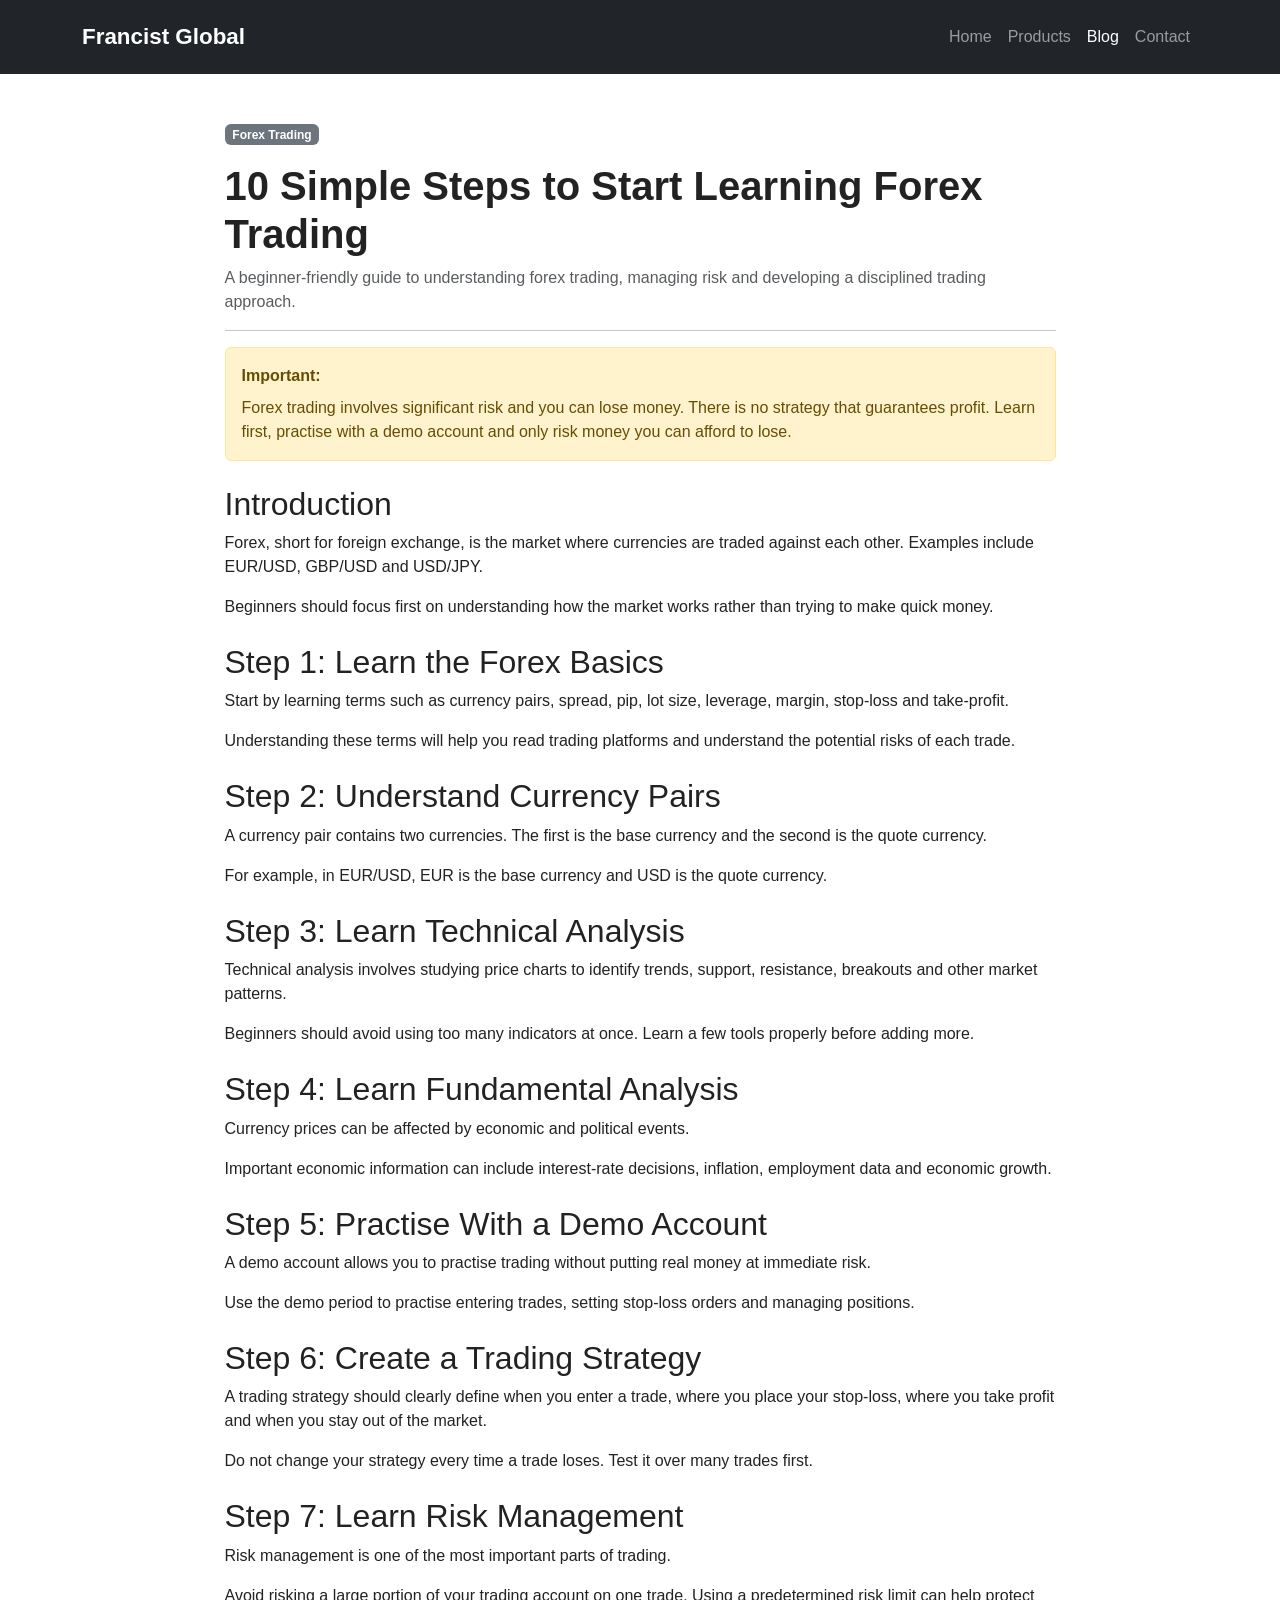
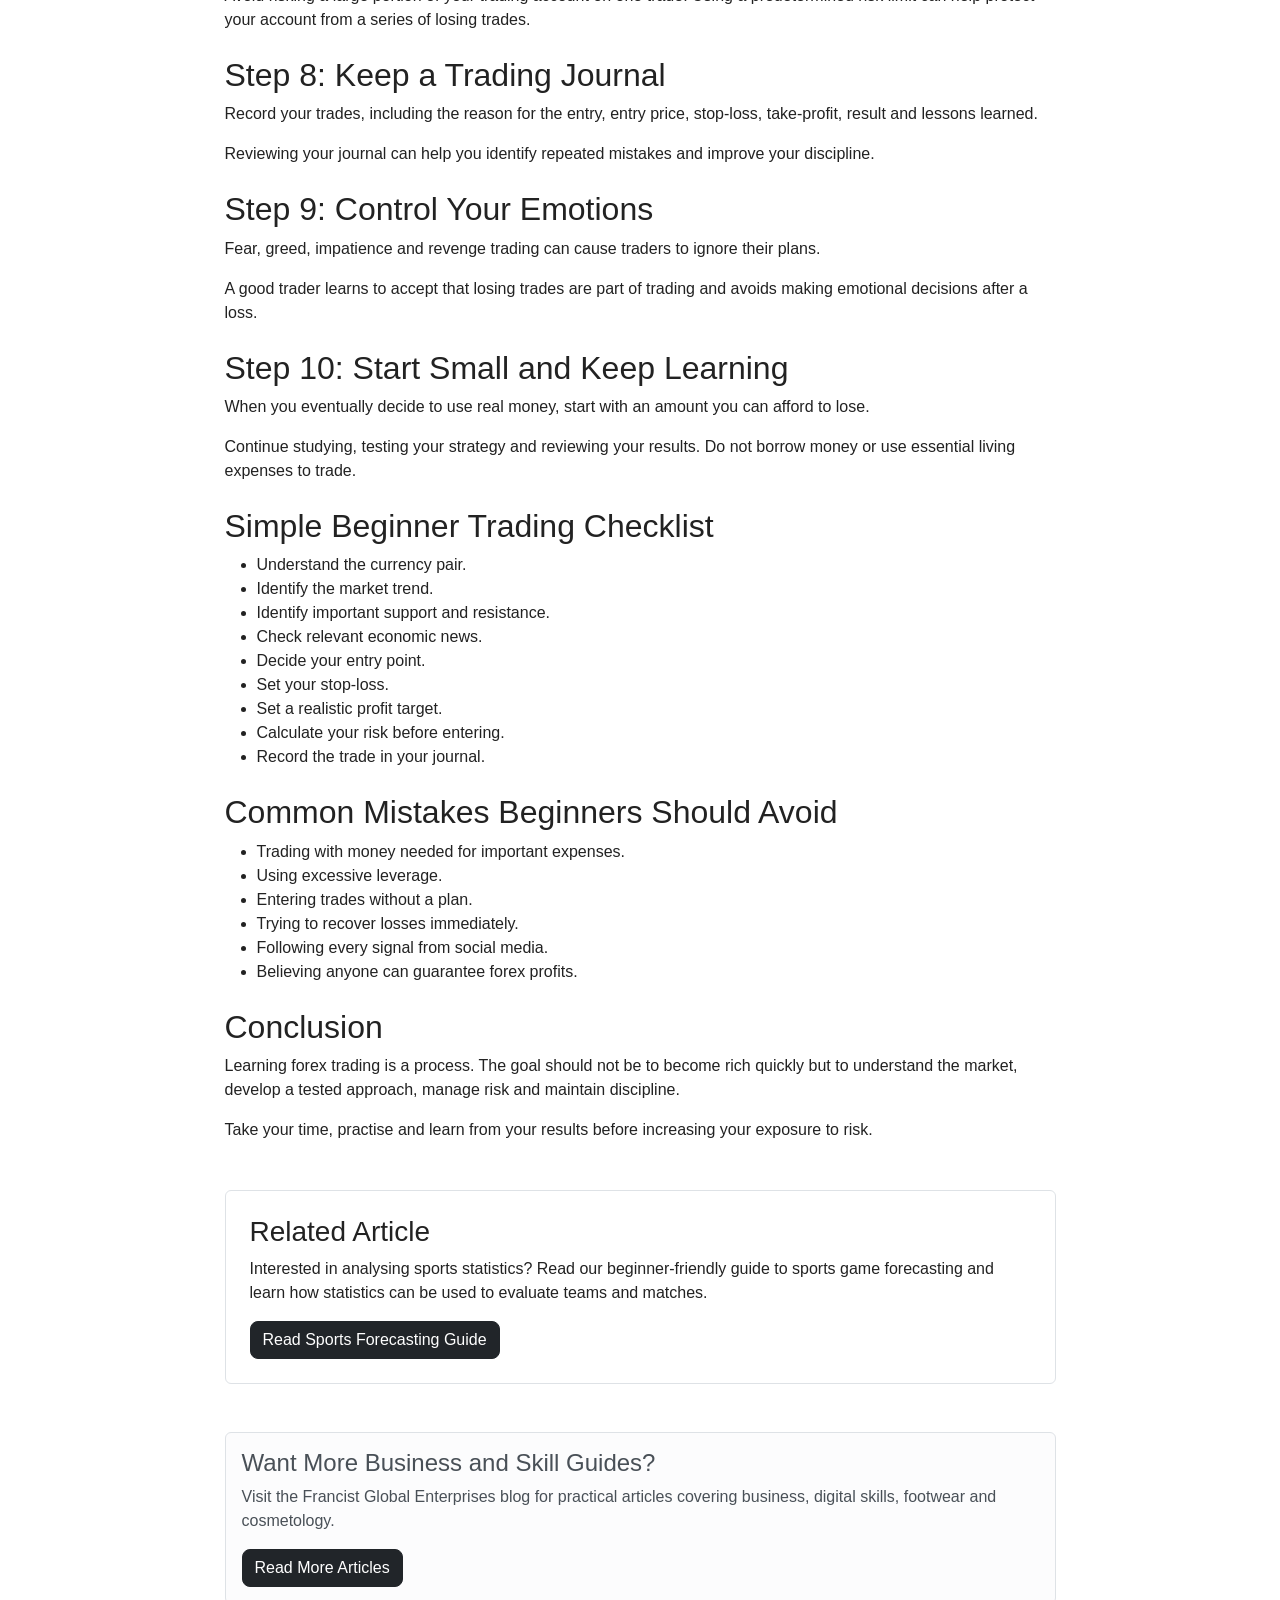
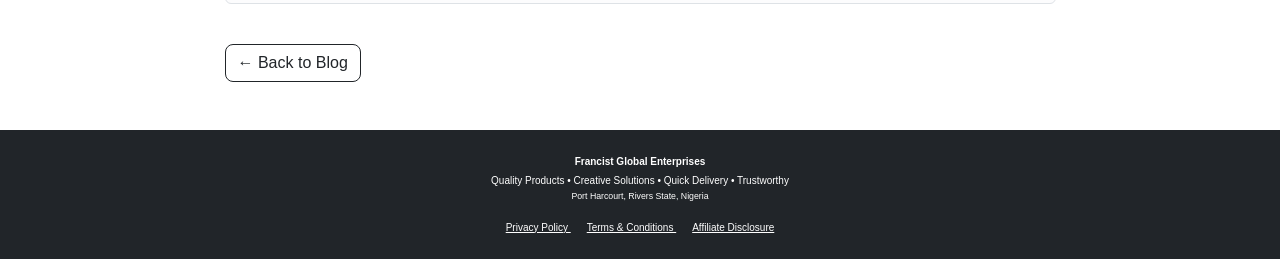
<file: forex-trading-guide.html>
<!DOCTYPE html>
<html lang="en">

<head>

    <meta charset="UTF-8">

    <meta name="viewport"
          content="width=device-width, initial-scale=1.0">

    <title>10 Simple Steps to Start Learning Forex Trading | Francist Global Enterprises</title>
  
<meta name="description"
      content="Learn forex trading step by step with this beginner-friendly guide covering currency pairs, technical analysis, risk management, trading journals, discipline and demo trading.">

<meta name="keywords"
      content="learn forex trading, forex trading for beginners, forex risk management, currency pairs, technical analysis, forex demo account">

<meta name="author"
      content="Francist Global Enterprises">

<meta name="robots"
      content="index, follow">
    <link
        href="https://cdn.jsdelivr.net/npm/bootstrap@5.3.3/dist/css/bootstrap.min.css"
        rel="stylesheet">

    <link
        rel="stylesheet"
        href="https://cdn.jsdelivr.net/npm/bootstrap-icons@1.11.3/font/bootstrap-icons.min.css">

    <link rel="stylesheet" href="style.css">

</head>


<body>


<!-- NAVBAR -->

<nav class="navbar navbar-expand-lg navbar-dark bg-dark">

    <div class="container">

        <a class="navbar-brand fw-bold"
           href="index.html">

            Francist Global

        </a>


        <button
            class="navbar-toggler"
            type="button"
            data-bs-toggle="collapse"
            data-bs-target="#navbarNav">

            <span class="navbar-toggler-icon"></span>

        </button>


        <div class="collapse navbar-collapse"
             id="navbarNav">

            <ul class="navbar-nav ms-auto">

                <li class="nav-item">
                    <a class="nav-link"
                       href="index.html">
                        Home
                    </a>
                </li>

                <li class="nav-item">
                    <a class="nav-link"
                       href="products.html">
                        Products
                    </a>
                </li>

                <li class="nav-item">
                    <a class="nav-link active"
                       href="blog.html">
                        Blog
                    </a>
                </li>

                <li class="nav-item">
                    <a class="nav-link"
                       href="index.html#contact">
                        Contact
                    </a>
                </li>

            </ul>

        </div>

    </div>

</nav>


<!-- ARTICLE -->

<section class="py-5">

    <div class="container">

        <div class="row justify-content-center">

            <div class="col-lg-9">

                <span class="badge bg-secondary">
                    Forex Trading
                </span>

                <h1 class="fw-bold mt-3">
                    10 Simple Steps to Start Learning Forex Trading
                </h1>

                <p class="text-muted">
                    A beginner-friendly guide to understanding
                    forex trading, managing risk and developing
                    a disciplined trading approach.
                </p>

                <hr>


                <!-- WARNING -->

                <div class="alert alert-warning">

                    <strong>Important:</strong>

                    <p class="mb-0 mt-2">
                        Forex trading involves significant risk and
                        you can lose money. There is no strategy that
                        guarantees profit. Learn first, practise with
                        a demo account and only risk money you can
                        afford to lose.
                    </p>

                </div>


                <h2 class="mt-4">
                    Introduction
                </h2>

                <p>
                    Forex, short for foreign exchange, is the market
                    where currencies are traded against each other.
                    Examples include EUR/USD, GBP/USD and USD/JPY.
                </p>

                <p>
                    Beginners should focus first on understanding
                    how the market works rather than trying to make
                    quick money.
                </p>


                <h2 class="mt-4">
                    Step 1: Learn the Forex Basics
                </h2>

                <p>
                    Start by learning terms such as currency pairs,
                    spread, pip, lot size, leverage, margin,
                    stop-loss and take-profit.
                </p>

                <p>
                    Understanding these terms will help you read
                    trading platforms and understand the potential
                    risks of each trade.
                </p>


                <h2 class="mt-4">
                    Step 2: Understand Currency Pairs
                </h2>

                <p>
                    A currency pair contains two currencies. The
                    first is the base currency and the second is
                    the quote currency.
                </p>

                <p>
                    For example, in EUR/USD, EUR is the base currency
                    and USD is the quote currency.
                </p>


                <h2 class="mt-4">
                    Step 3: Learn Technical Analysis
                </h2>

                <p>
                    Technical analysis involves studying price
                    charts to identify trends, support, resistance,
                    breakouts and other market patterns.
                </p>

                <p>
                    Beginners should avoid using too many indicators
                    at once. Learn a few tools properly before
                    adding more.
                </p>


                <h2 class="mt-4">
                    Step 4: Learn Fundamental Analysis
                </h2>

                <p>
                    Currency prices can be affected by economic and
                    political events.
                </p>

                <p>
                    Important economic information can include
                    interest-rate decisions, inflation, employment
                    data and economic growth.
                </p>


                <h2 class="mt-4">
                    Step 5: Practise With a Demo Account
                </h2>

                <p>
                    A demo account allows you to practise trading
                    without putting real money at immediate risk.
                </p>

                <p>
                    Use the demo period to practise entering trades,
                    setting stop-loss orders and managing positions.
                </p>


                <h2 class="mt-4">
                    Step 6: Create a Trading Strategy
                </h2>

                <p>
                    A trading strategy should clearly define when
                    you enter a trade, where you place your stop-loss,
                    where you take profit and when you stay out of
                    the market.
                </p>

                <p>
                    Do not change your strategy every time a trade
                    loses. Test it over many trades first.
                </p>


                <h2 class="mt-4">
                    Step 7: Learn Risk Management
                </h2>

                <p>
                    Risk management is one of the most important
                    parts of trading.
                </p>

                <p>
                    Avoid risking a large portion of your trading
                    account on one trade. Using a predetermined
                    risk limit can help protect your account from
                    a series of losing trades.
                </p>


                <h2 class="mt-4">
                    Step 8: Keep a Trading Journal
                </h2>

                <p>
                    Record your trades, including the reason for the
                    entry, entry price, stop-loss, take-profit,
                    result and lessons learned.
                </p>

                <p>
                    Reviewing your journal can help you identify
                    repeated mistakes and improve your discipline.
                </p>


                <h2 class="mt-4">
                    Step 9: Control Your Emotions
                </h2>

                <p>
                    Fear, greed, impatience and revenge trading can
                    cause traders to ignore their plans.
                </p>

                <p>
                    A good trader learns to accept that losing trades
                    are part of trading and avoids making emotional
                    decisions after a loss.
                </p>


                <h2 class="mt-4">
                    Step 10: Start Small and Keep Learning
                </h2>

                <p>
                    When you eventually decide to use real money,
                    start with an amount you can afford to lose.
                </p>

                <p>
                    Continue studying, testing your strategy and
                    reviewing your results. Do not borrow money or
                    use essential living expenses to trade.
                </p>


                <h2 class="mt-4">
                    Simple Beginner Trading Checklist
                </h2>

                <ul>

                    <li>
                        Understand the currency pair.
                    </li>

                    <li>
                        Identify the market trend.
                    </li>

                    <li>
                        Identify important support and resistance.
                    </li>

                    <li>
                        Check relevant economic news.
                    </li>

                    <li>
                        Decide your entry point.
                    </li>

                    <li>
                        Set your stop-loss.
                    </li>

                    <li>
                        Set a realistic profit target.
                    </li>

                    <li>
                        Calculate your risk before entering.
                    </li>

                    <li>
                        Record the trade in your journal.
                    </li>

                </ul>


                <h2 class="mt-4">
                    Common Mistakes Beginners Should Avoid
                </h2>

                <ul>

                    <li>
                        Trading with money needed for important expenses.
                    </li>

                    <li>
                        Using excessive leverage.
                    </li>

                    <li>
                        Entering trades without a plan.
                    </li>

                    <li>
                        Trying to recover losses immediately.
                    </li>

                    <li>
                        Following every signal from social media.
                    </li>

                    <li>
                        Believing anyone can guarantee forex profits.
                    </li>

                </ul>


                <h2 class="mt-4">
                    Conclusion
                </h2>

                <p>
                    Learning forex trading is a process. The goal
                    should not be to become rich quickly but to
                    understand the market, develop a tested approach,
                    manage risk and maintain discipline.
                </p>

                <p>
                    Take your time, practise and learn from your
                    results before increasing your exposure to risk.
                </p>
<div class="border rounded p-4 mt-5">

    <h3>
        Related Article
    </h3>

    <p class="mb-3">
        Interested in analysing sports statistics?
        Read our beginner-friendly guide to sports game
        forecasting and learn how statistics can be used
        to evaluate teams and matches.
    </p>

    <a href="sports-game-forecasting.html"
   class="btn btn-dark">

    Read Sports Forecasting Guide

    </a>

</div>

                <!-- CTA -->

                <div class="alert alert-light border mt-5">

                    <h4>
                        Want More Business and Skill Guides?
                    </h4>

                    <p>
                        Visit the Francist Global Enterprises blog
                        for practical articles covering business,
                        digital skills, footwear and cosmetology.
                    </p>

                    <a
                        href="blog.html"
                        class="btn btn-dark">

                        Read More Articles

                    </a>

                </div>


                <a href="blog.html"
                   class="btn btn-outline-dark mt-4">

                    ← Back to Blog

                </a>

            </div>

        </div>

    </div>

</section>


<!-- FOOTER -->

<footer class="bg-dark text-white text-center py-4">

    <p class="mb-1 fw-bold">
        Francist Global Enterprises
    </p>

    <p class="mb-0">
        Quality Products • Creative Solutions • Quick Delivery • Trustworthy
    </p>

    <small>
        Port Harcourt, Rivers State, Nigeria
    </small>
<div class="mt-3">

    <a href="privacy.html"
       class="text-white me-3">
        Privacy Policy
    </a>

    <a href="terms.html"
       class="text-white me-3">
        Terms & Conditions
    </a>

    <a href="affiliate-disclosure.html"
       class="text-white">
        Affiliate Disclosure
    </a>

</div>
</footer>


<script
    src="https://cdn.jsdelivr.net/npm/bootstrap@5.3.3/dist/js/bootstrap.bundle.min.js">
</script>

<script src="script.js"></script>

</body>

</html>
</file>
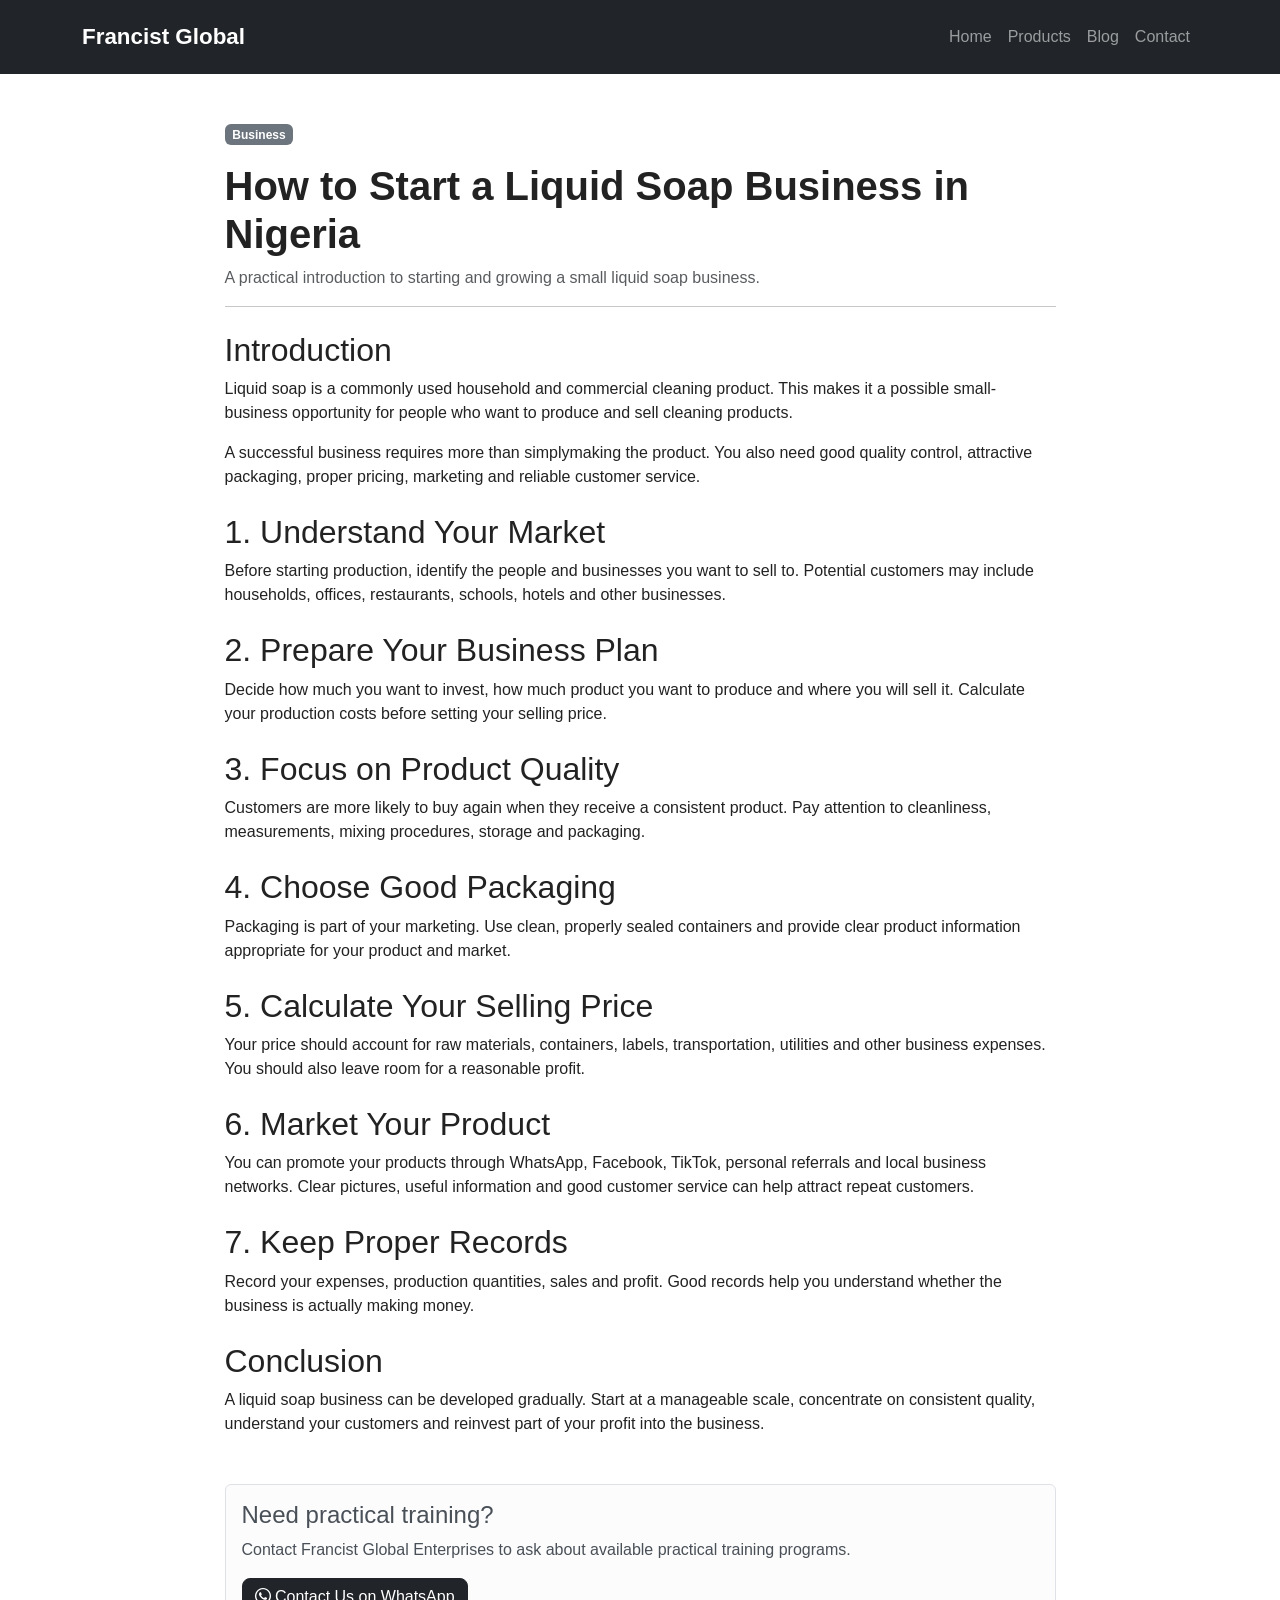
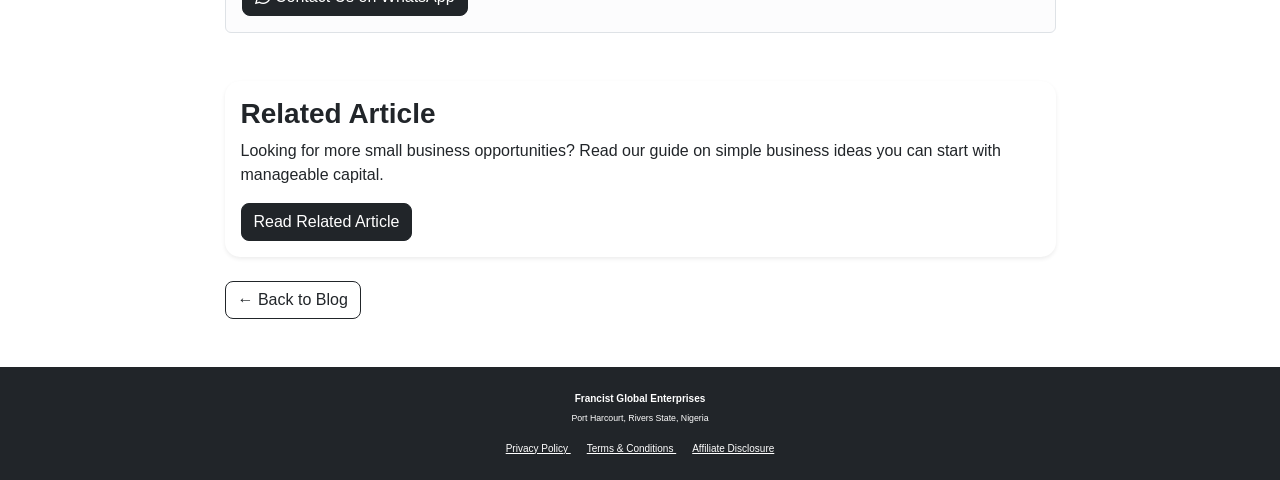
<file: liquid-soap-business.html>
<!DOCTYPE html>
<html lang="en">

<head>

    <meta charset="UTF-8">

    <meta name="viewport"
          content="width=device-width, initial-scale=1.0">

    <title>How to Start a Liquid Soap Business in Nigeria | Francist Global Enterprises</title>
<meta name="description"
      content="Learn how to start a liquid soap business in Nigeria, including market research, business planning, product quality, packaging, pricing, marketing and record keeping.">
    <link
        href="https://cdn.jsdelivr.net/npm/bootstrap@5.3.3/dist/css/bootstrap.min.css"
        rel="stylesheet">

    <link
        rel="stylesheet"
        href="https://cdn.jsdelivr.net/npm/bootstrap-icons@1.11.3/font/bootstrap-icons.min.css">

    <link rel="stylesheet" href="style.css">

</head>


<body>


<!-- NAVBAR -->

<nav class="navbar navbar-expand-lg navbar-dark bg-dark">

    <div class="container">

        <a class="navbar-brand fw-bold"
           href="index.html">

            Francist Global

        </a>

        <button
            class="navbar-toggler"
            type="button"
            data-bs-toggle="collapse"
            data-bs-target="#navbarNav">

            <span class="navbar-toggler-icon"></span>

        </button>


        <div class="collapse navbar-collapse"
             id="navbarNav">

            <ul class="navbar-nav ms-auto">

                <li class="nav-item">
                    <a class="nav-link"
                       href="index.html">
                        Home
                    </a>
                </li>

                <li class="nav-item">
                    <a class="nav-link"
                       href="products.html">
                        Products
                    </a>
                </li>

                <li class="nav-item">
                    <a class="nav-link"
                       href="blog.html">
                        Blog
                    </a>
                </li>

                <li class="nav-item">
                    <a class="nav-link"
                       href="index.html#contact">
                        Contact
                    </a>
                </li>

            </ul>

        </div>

    </div>

</nav>


<!-- ARTICLE -->

<section class="py-5">

    <div class="container">

        <div class="row justify-content-center">

            <div class="col-lg-9">

                <span class="badge bg-secondary">
                    Business
                </span>

                <h1 class="fw-bold mt-3">
                    How to Start a Liquid Soap Business in Nigeria
                </h1>

                <p class="text-muted">
                    A practical introduction to starting and growing a small liquid soap business.
                </p>

                <hr>


                <h2 class="mt-4">
                    Introduction
                </h2>

                <p>
                    Liquid soap is a commonly used household and commercial cleaning product. This makes it a possible small-business opportunity for people who want to produce and sell cleaning products.
                </p>

                <p>
                    A successful business requires more than simplymaking the product. You also need good quality control, attractive packaging, proper pricing, marketing and reliable customer service.
                </p>


                <h2 class="mt-4">
                    1. Understand Your Market
                </h2>

                <p>
                    Before starting production, identify the people and businesses you want to sell to. Potential customers may include households, offices, restaurants, schools, hotels and other businesses.
                </p>


                <h2 class="mt-4">
                    2. Prepare Your Business Plan
                </h2>

                <p>
                    Decide how much you want to invest, how much product you want to produce and where you will sell it. Calculate your production costs before setting your selling price.
                </p>


                <h2 class="mt-4">
                    3. Focus on Product Quality
                </h2>

                <p>
                    Customers are more likely to buy again when they receive a consistent product. Pay attention to cleanliness, measurements, mixing procedures, storage and packaging.
                </p>


                <h2 class="mt-4">
                    4. Choose Good Packaging
                </h2>

                <p>
                    Packaging is part of your marketing. Use clean, properly sealed containers and provide clear product information appropriate for your product and market.
                </p>


                <h2 class="mt-4">
                    5. Calculate Your Selling Price
                </h2>

                <p>
                    Your price should account for raw materials, containers, labels, transportation, utilities and other business expenses. You should also leave room for a reasonable profit.
                </p>


                <h2 class="mt-4">
                    6. Market Your Product
                </h2>

                <p>
                    You can promote your products through WhatsApp, Facebook, TikTok, personal referrals and local business networks. Clear pictures, useful
 information and good customer service can help attract repeat customers.
                </p>


                <h2 class="mt-4">
                    7. Keep Proper Records
                </h2>

                <p>
                    Record your expenses, production quantities, sales and profit. Good records help you understand whether the business is actually making money.
                </p>


                <h2 class="mt-4">
                    Conclusion
                </h2>

                <p>
                    A liquid soap business can be developed gradually. Start at a manageable scale, concentrate on consistent quality, understand your customers and reinvest part of your profit into the business.
                </p>


                <!-- WHATSAPP -->

                <div class="alert alert-light border mt-5">

                    <h4>
                        Need practical training?
                    </h4>

                    <p>
                        Contact Francist Global Enterprises to ask about available practical training programs.
                    </p>

                    <a
                        href="https://wa.me/2348061270431?text=Hello%20Francist%20Global%20Enterprises.%20I%20am%20interested%20in%20your%20liquid%20soap%20training."
                        class="btn btn-dark">

                        <i class="bi bi-whatsapp"></i>
                        Contact Us on WhatsApp

                    </a>

                </div>
<div class="card mt-5 border-0 shadow-sm">

    <div class="card-body">

        <h3 class="fw-bold">
            Related Article
        </h3>

        <p>
            Looking for more small business opportunities?
            Read our guide on simple business ideas you can
            start with manageable capital.
        </p>

        <a href="small-business-ideas.html"
           class="btn btn-dark">

            Read Related Article

        </a>

    </div>

</div>

                <a href="blog.html"
                   class="btn btn-outline-dark mt-4">

                    ← Back to Blog

                </a>

            </div>

        </div>

    </div>

</section>


<!-- FOOTER -->

<footer class="bg-dark text-white text-center py-4">

    <p class="mb-1 fw-bold">
        Francist Global Enterprises
    </p>

    <small>
        Port Harcourt, Rivers State, Nigeria
    </small>
<div class="mt-3">

    <a href="privacy.html"
       class="text-white me-3">
        Privacy Policy
    </a>

    <a href="terms.html"
       class="text-white me-3">
        Terms & Conditions
    </a>

    <a href="affiliate-disclosure.html"
       class="text-white">
        Affiliate Disclosure
    </a>

</div>
</footer>


<script
    src="https://cdn.jsdelivr.net/npm/bootstrap@5.3.3/dist/js/bootstrap.bundle.min.js">
</script>

<script src="script.js"></script>

</body>

</html>
</file>
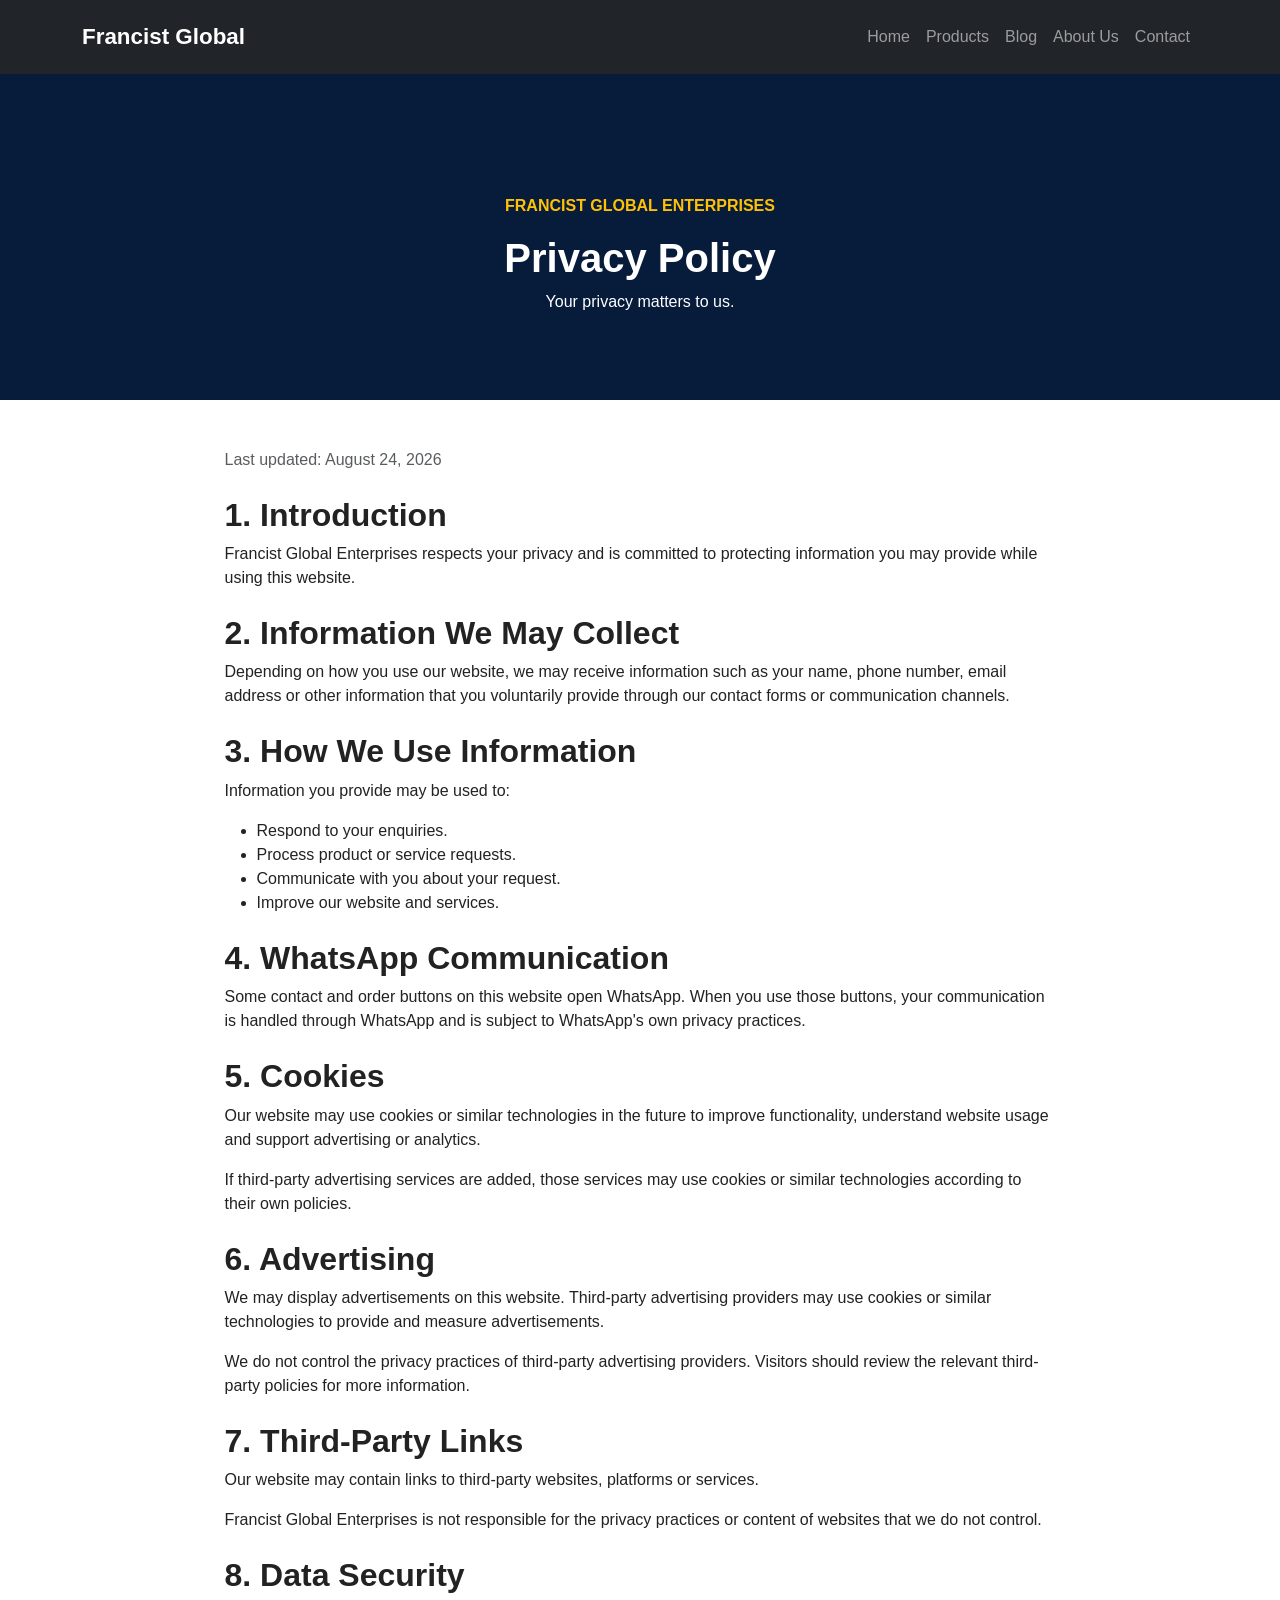
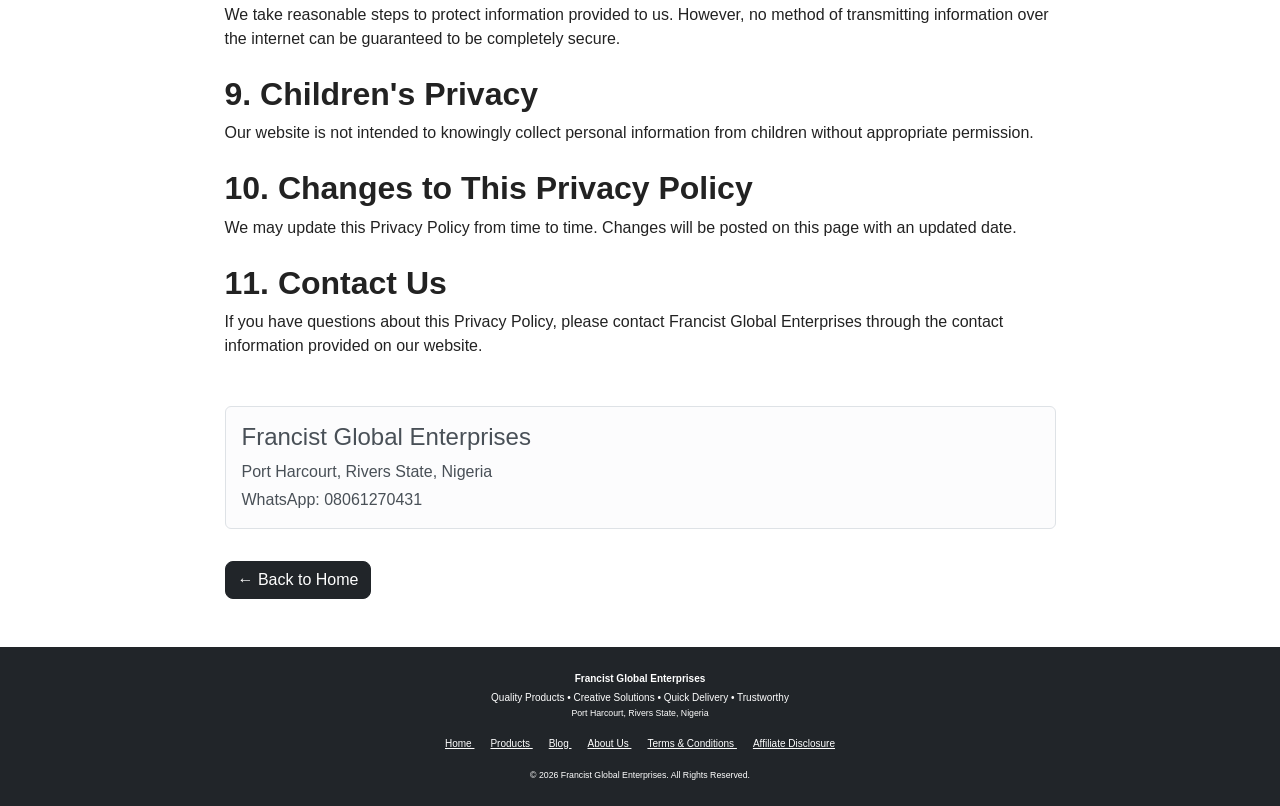
<file: privacy.html>
<!DOCTYPE html>
<html lang="en">

<head>

    <meta charset="UTF-8">

    <meta name="viewport"
          content="width=device-width, initial-scale=1.0">

    <title>Privacy Policy | Francist Global Enterprises</title>
<meta name="description"
      content="Privacy Policy for Francist Global Enterprises explaining how information provided through our website may be collected and used.">

<meta name="author"
      content="Francist Global Enterprises">

<meta name="robots"
      content="noindex, follow">
    <link
        href="https://cdn.jsdelivr.net/npm/bootstrap@5.3.3/dist/css/bootstrap.min.css"
        rel="stylesheet">

    <link
        rel="stylesheet"
        href="https://cdn.jsdelivr.net/npm/bootstrap-icons@1.11.3/font/bootstrap-icons.min.css">

    <link rel="stylesheet" href="style.css">

</head>


<body>


<!-- NAVBAR -->

<nav class="navbar navbar-expand-lg navbar-dark bg-dark">

    <div class="container">

        <a class="navbar-brand fw-bold"
           href="index.html">

            Francist Global

        </a>


        <button
            class="navbar-toggler"
            type="button"
            data-bs-toggle="collapse"
            data-bs-target="#navbarNav">

            <span class="navbar-toggler-icon"></span>

        </button>


        <div class="collapse navbar-collapse"
             id="navbarNav">

            <ul class="navbar-nav ms-auto">

                <li class="nav-item">
                    <a class="nav-link"
                       href="index.html">
                        Home
                    </a>
                </li>

                <li class="nav-item">
                    <a class="nav-link"
                       href="products.html">
                        Products
                    </a>
                </li>

                <li class="nav-item">
                    <a class="nav-link"
                       href="blog.html">
                        Blog
                    </a>
                </li>

                <li class="nav-item">
                    <a class="nav-link"
                       href="about.html">
                        About Us
                    </a>
                </li>

                <li class="nav-item">
                    <a class="nav-link"
                       href="index.html#contact">
                        Contact
                    </a>
                </li>

            </ul>

        </div>

    </div>

</nav>


<!-- PAGE HEADER -->

<section class="products-header">

    <div class="container text-center">

        <p class="text-warning fw-bold">
            FRANCIST GLOBAL ENTERPRISES
        </p>

        <h1 class="text-white fw-bold">
            Privacy Policy
        </h1>

        <p class="text-white">
            Your privacy matters to us.
        </p>

    </div>

</section>


<!-- PRIVACY POLICY -->

<section class="py-5">

    <div class="container">

        <div class="row justify-content-center">

            <div class="col-lg-9">

                <p class="text-muted">
                    Last updated: August 24, 2026
                </p>


                <h2 class="fw-bold mt-4">
                    1. Introduction
                </h2>

                <p>
                    Francist Global Enterprises respects your privacy
                    and is committed to protecting information you may
                    provide while using this website.
                </p>


                <h2 class="fw-bold mt-4">
                    2. Information We May Collect
                </h2>

                <p>
                    Depending on how you use our website, we may
                    receive information such as your name, phone
                    number, email address or other information that
                    you voluntarily provide through our contact
                    forms or communication channels.
                </p>


                <h2 class="fw-bold mt-4">
                    3. How We Use Information
                </h2>

                <p>
                    Information you provide may be used to:
                </p>

                <ul>

                    <li>
                        Respond to your enquiries.
                    </li>

                    <li>
                        Process product or service requests.
                    </li>

                    <li>
                        Communicate with you about your request.
                    </li>

                    <li>
                        Improve our website and services.
                    </li>

                </ul>


                <h2 class="fw-bold mt-4">
                    4. WhatsApp Communication
                </h2>

                <p>
                    Some contact and order buttons on this website
                    open WhatsApp. When you use those buttons, your
                    communication is handled through WhatsApp and
                    is subject to WhatsApp's own privacy practices.
                </p>


                <h2 class="fw-bold mt-4">
                    5. Cookies
                </h2>

                <p>
                    Our website may use cookies or similar technologies
                    in the future to improve functionality, understand
                    website usage and support advertising or analytics.
                </p>

                <p>
                    If third-party advertising services are added,
                    those services may use cookies or similar
                    technologies according to their own policies.
                </p>


                <h2 class="fw-bold mt-4">
                    6. Advertising
                </h2>

                <p>
                    We may display advertisements on this website.
                    Third-party advertising providers may use cookies
                    or similar technologies to provide and measure
                    advertisements.
                </p>

                <p>
                    We do not control the privacy practices of
                    third-party advertising providers. Visitors should
                    review the relevant third-party policies for more
                    information.
                </p>


                <h2 class="fw-bold mt-4">
                    7. Third-Party Links
                </h2>

                <p>
                    Our website may contain links to third-party
                    websites, platforms or services.
                </p>

                <p>
                    Francist Global Enterprises is not responsible for
                    the privacy practices or content of websites that
                    we do not control.
                </p>


                <h2 class="fw-bold mt-4">
                    8. Data Security
                </h2>

                <p>
                    We take reasonable steps to protect information
                    provided to us. However, no method of transmitting
                    information over the internet can be guaranteed
                    to be completely secure.
                </p>


                <h2 class="fw-bold mt-4">
                    9. Children's Privacy
                </h2>

                <p>
                    Our website is not intended to knowingly collect
                    personal information from children without
                    appropriate permission.
                </p>


                <h2 class="fw-bold mt-4">
                    10. Changes to This Privacy Policy
                </h2>

                <p>
                    We may update this Privacy Policy from time to
                    time. Changes will be posted on this page with
                    an updated date.
                </p>


                <h2 class="fw-bold mt-4">
                    11. Contact Us
                </h2>

                <p>
                    If you have questions about this Privacy Policy,
                    please contact Francist Global Enterprises through
                    the contact information provided on our website.
                </p>


                <div class="alert alert-light border mt-5">

                    <h4>
                        Francist Global Enterprises
                    </h4>

                    <p class="mb-1">
                        Port Harcourt, Rivers State, Nigeria
                    </p>

                    <p class="mb-0">
                        WhatsApp:
                        08061270431
                    </p>

                </div>


                <a href="index.html"
                   class="btn btn-dark mt-3">

                    ← Back to Home

                </a>

            </div>

        </div>

    </div>

</section>


<!-- FOOTER -->

<footer class="bg-dark text-white text-center py-4">

    <p class="mb-1 fw-bold">
        Francist Global Enterprises
    </p>

    <p class="mb-0">
        Quality Products • Creative Solutions • Quick Delivery • Trustworthy
    </p>

    <small>
        Port Harcourt, Rivers State, Nigeria
    </small>

    <div class="mt-3">

        <a href="index.html"
           class="text-white me-3">
            Home
        </a>

        <a href="products.html"
           class="text-white me-3">
            Products
        </a>

        <a href="blog.html"
           class="text-white me-3">
            Blog
        </a>

        <a href="about.html"
           class="text-white me-3">
            About Us
        </a>

        <a href="terms.html"
           class="text-white me-3">
            Terms & Conditions
        </a>

        <a href="affiliate-disclosure.html"
           class="text-white">
            Affiliate Disclosure
        </a>

    </div>

    <div class="mt-3">

        <small>
            © <span id="year"></span>
            Francist Global Enterprises. All Rights Reserved.
        </small>

    </div>

</footer>


<script
    src="https://cdn.jsdelivr.net/npm/bootstrap@5.3.3/dist/js/bootstrap.bundle.min.js">
</script>

<script src="script.js"></script>

</body>

</html>
</file>
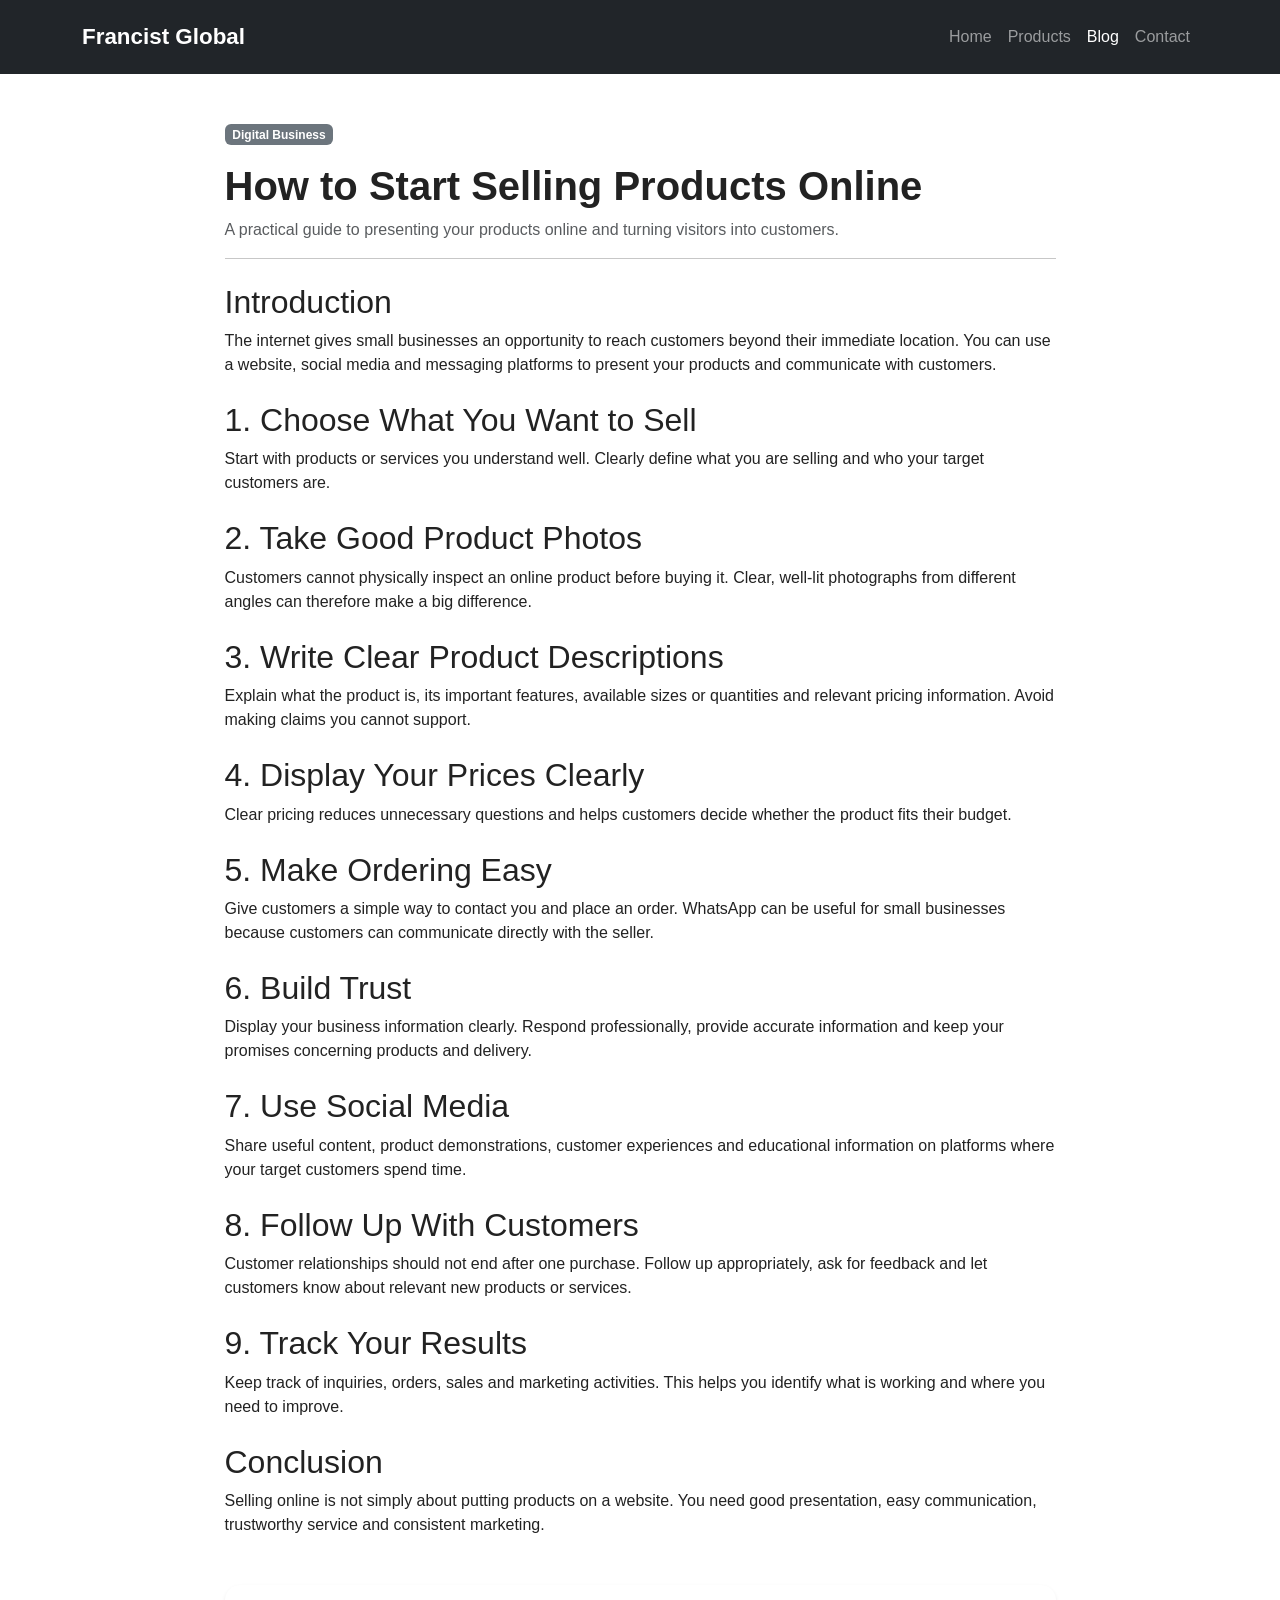
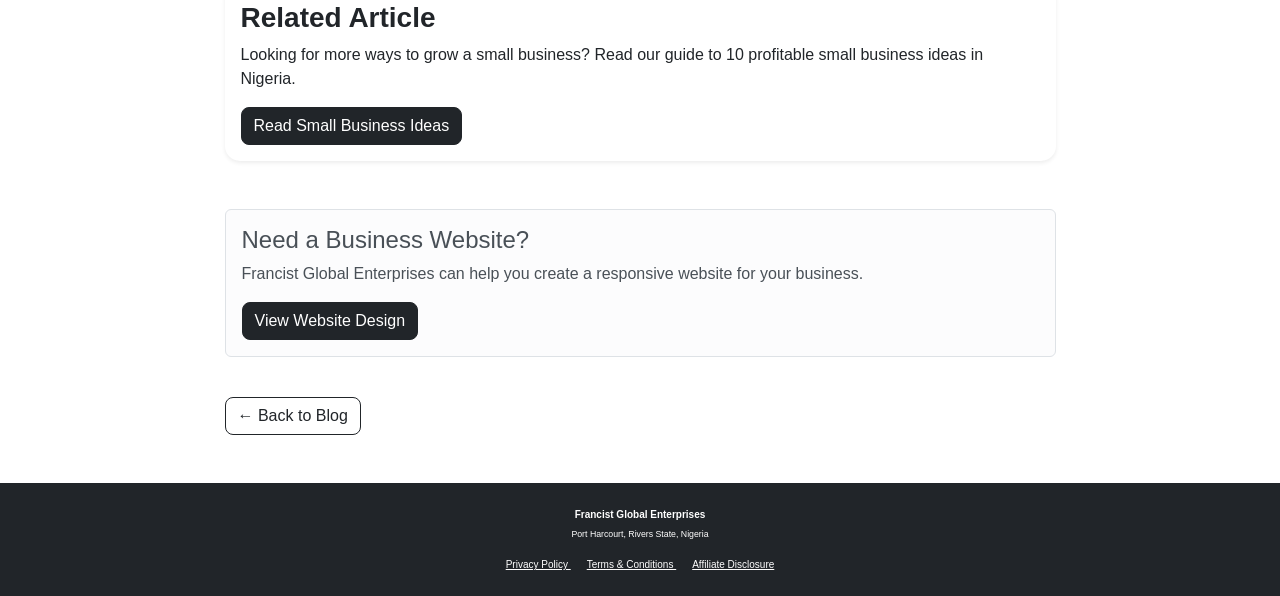
<file: selling-products-online.html>
<!DOCTYPE html>
<html lang="en">

<head>

    <meta charset="UTF-8">

    <meta name="viewport"
          content="width=device-width, initial-scale=1.0">

    <title>How to Start Selling Products Online | Francist Global Enterprises</title>

  <meta name="description"
      content="Learn how to start selling products online, including choosing what to sell, taking product photos, writing descriptions, displaying prices, accepting orders, building trust and using social media.">
  
    <link
        href="https://cdn.jsdelivr.net/npm/bootstrap@5.3.3/dist/css/bootstrap.min.css"
        rel="stylesheet">

    <link
        rel="stylesheet"
        href="https://cdn.jsdelivr.net/npm/bootstrap-icons@1.11.3/font/bootstrap-icons.min.css">

    <link rel="stylesheet" href="style.css">

</head>


<body>


<!-- NAVBAR -->

<nav class="navbar navbar-expand-lg navbar-dark bg-dark">

    <div class="container">

        <a class="navbar-brand fw-bold"
           href="index.html">

            Francist Global

        </a>


        <button
            class="navbar-toggler"
            type="button"
            data-bs-toggle="collapse"
            data-bs-target="#navbarNav">

            <span class="navbar-toggler-icon"></span>

        </button>


        <div class="collapse navbar-collapse"
             id="navbarNav">

            <ul class="navbar-nav ms-auto">

                <li class="nav-item">
                    <a class="nav-link"
                       href="index.html">
                        Home
                    </a>
                </li>

                <li class="nav-item">
                    <a class="nav-link"
                       href="products.html">
                        Products
                    </a>
                </li>

                <li class="nav-item">
                    <a class="nav-link active"
                       href="blog.html">
                        Blog
                    </a>
                </li>

                <li class="nav-item">
                    <a class="nav-link"
                       href="index.html#contact">
                        Contact
                    </a>
                </li>

            </ul>

        </div>

    </div>

</nav>


<!-- ARTICLE -->

<section class="py-5">

    <div class="container">

        <div class="row justify-content-center">

            <div class="col-lg-9">

                <span class="badge bg-secondary">
                    Digital Business
                </span>

                <h1 class="fw-bold mt-3">
                    How to Start Selling Products Online
                </h1>

                <p class="text-muted">
                    A practical guide to presenting your products
                    online and turning visitors into customers.
                </p>

                <hr>


                <h2 class="mt-4">
                    Introduction
                </h2>

                <p>
                    The internet gives small businesses an
                    opportunity to reach customers beyond their
                    immediate location. You can use a website,
                    social media and messaging platforms to present
                    your products and communicate with customers.
                </p>


                <h2 class="mt-4">
                    1. Choose What You Want to Sell
                </h2>

                <p>
                    Start with products or services you understand
                    well. Clearly define what you are selling and
                    who your target customers are.
                </p>


                <h2 class="mt-4">
                    2. Take Good Product Photos
                </h2>

                <p>
                    Customers cannot physically inspect an online
                    product before buying it. Clear, well-lit
                    photographs from different angles can therefore
                    make a big difference.
                </p>


                <h2 class="mt-4">
                    3. Write Clear Product Descriptions
                </h2>

                <p>
                    Explain what the product is, its important
                    features, available sizes or quantities and
                    relevant pricing information. Avoid making
                    claims you cannot support.
                </p>


                <h2 class="mt-4">
                    4. Display Your Prices Clearly
                </h2>

                <p>
                    Clear pricing reduces unnecessary questions and
                    helps customers decide whether the product fits
                    their budget.
                </p>


                <h2 class="mt-4">
                    5. Make Ordering Easy
                </h2>

                <p>
                    Give customers a simple way to contact you and
                    place an order. WhatsApp can be useful for small
                    businesses because customers can communicate
                    directly with the seller.
                </p>


                <h2 class="mt-4">
                    6. Build Trust
                </h2>

                <p>
                    Display your business information clearly.
                    Respond professionally, provide accurate
                    information and keep your promises concerning
                    products and delivery.
                </p>


                <h2 class="mt-4">
                    7. Use Social Media
                </h2>

                <p>
                    Share useful content, product demonstrations,
                    customer experiences and educational information
                    on platforms where your target customers spend
                    time.
                </p>


                <h2 class="mt-4">
                    8. Follow Up With Customers
                </h2>

                <p>
                    Customer relationships should not end after one
                    purchase. Follow up appropriately, ask for
                    feedback and let customers know about relevant
                    new products or services.
                </p>


                <h2 class="mt-4">
                    9. Track Your Results
                </h2>

                <p>
                    Keep track of inquiries, orders, sales and
                    marketing activities. This helps you identify
                    what is working and where you need to improve.
                </p>


                <h2 class="mt-4">
                    Conclusion
                </h2>

                <p>
                    Selling online is not simply about putting
                    products on a website. You need good presentation,
                    easy communication, trustworthy service and
                    consistent marketing.
                </p>

              <div class="card mt-5 border-0 shadow-sm">

    <div class="card-body">

        <h3 class="fw-bold">
            Related Article
        </h3>

        <p>
            Looking for more ways to grow a small business?
            Read our guide to 10 profitable small business
            ideas in Nigeria.
        </p>

        <a href="small-business-ideas.html"
           class="btn btn-dark">

            Read Small Business Ideas

        </a>

    </div>

              </div>

                <!-- CTA -->

                <div class="alert alert-light border mt-5">

                    <h4>
                        Need a Business Website?
                    </h4>

                    <p>
                        Francist Global Enterprises can help you
                        create a responsive website for your business.
                    </p>

                    <a
                        href="products.html"
                        class="btn btn-dark">

                        View Website Design

                    </a>

                </div>


                <a href="blog.html"
                   class="btn btn-outline-dark mt-4">

                    ← Back to Blog

                </a>

            </div>

        </div>

    </div>

</section>


<!-- FOOTER -->

<footer class="bg-dark text-white text-center py-4">

    <p class="mb-1 fw-bold">
        Francist Global Enterprises
    </p>

    <small>
        Port Harcourt, Rivers State, Nigeria
    </small>
<div class="mt-3">

    <a href="privacy.html"
       class="text-white me-3">
        Privacy Policy
    </a>

    <a href="terms.html"
       class="text-white me-3">
        Terms & Conditions
    </a>

    <a href="affiliate-disclosure.html"
       class="text-white">
        Affiliate Disclosure
    </a>

</div>
</footer>


<script
    src="https://cdn.jsdelivr.net/npm/bootstrap@5.3.3/dist/js/bootstrap.bundle.min.js">
</script>

<script src="script.js"></script>

</body>

</html>
</file>
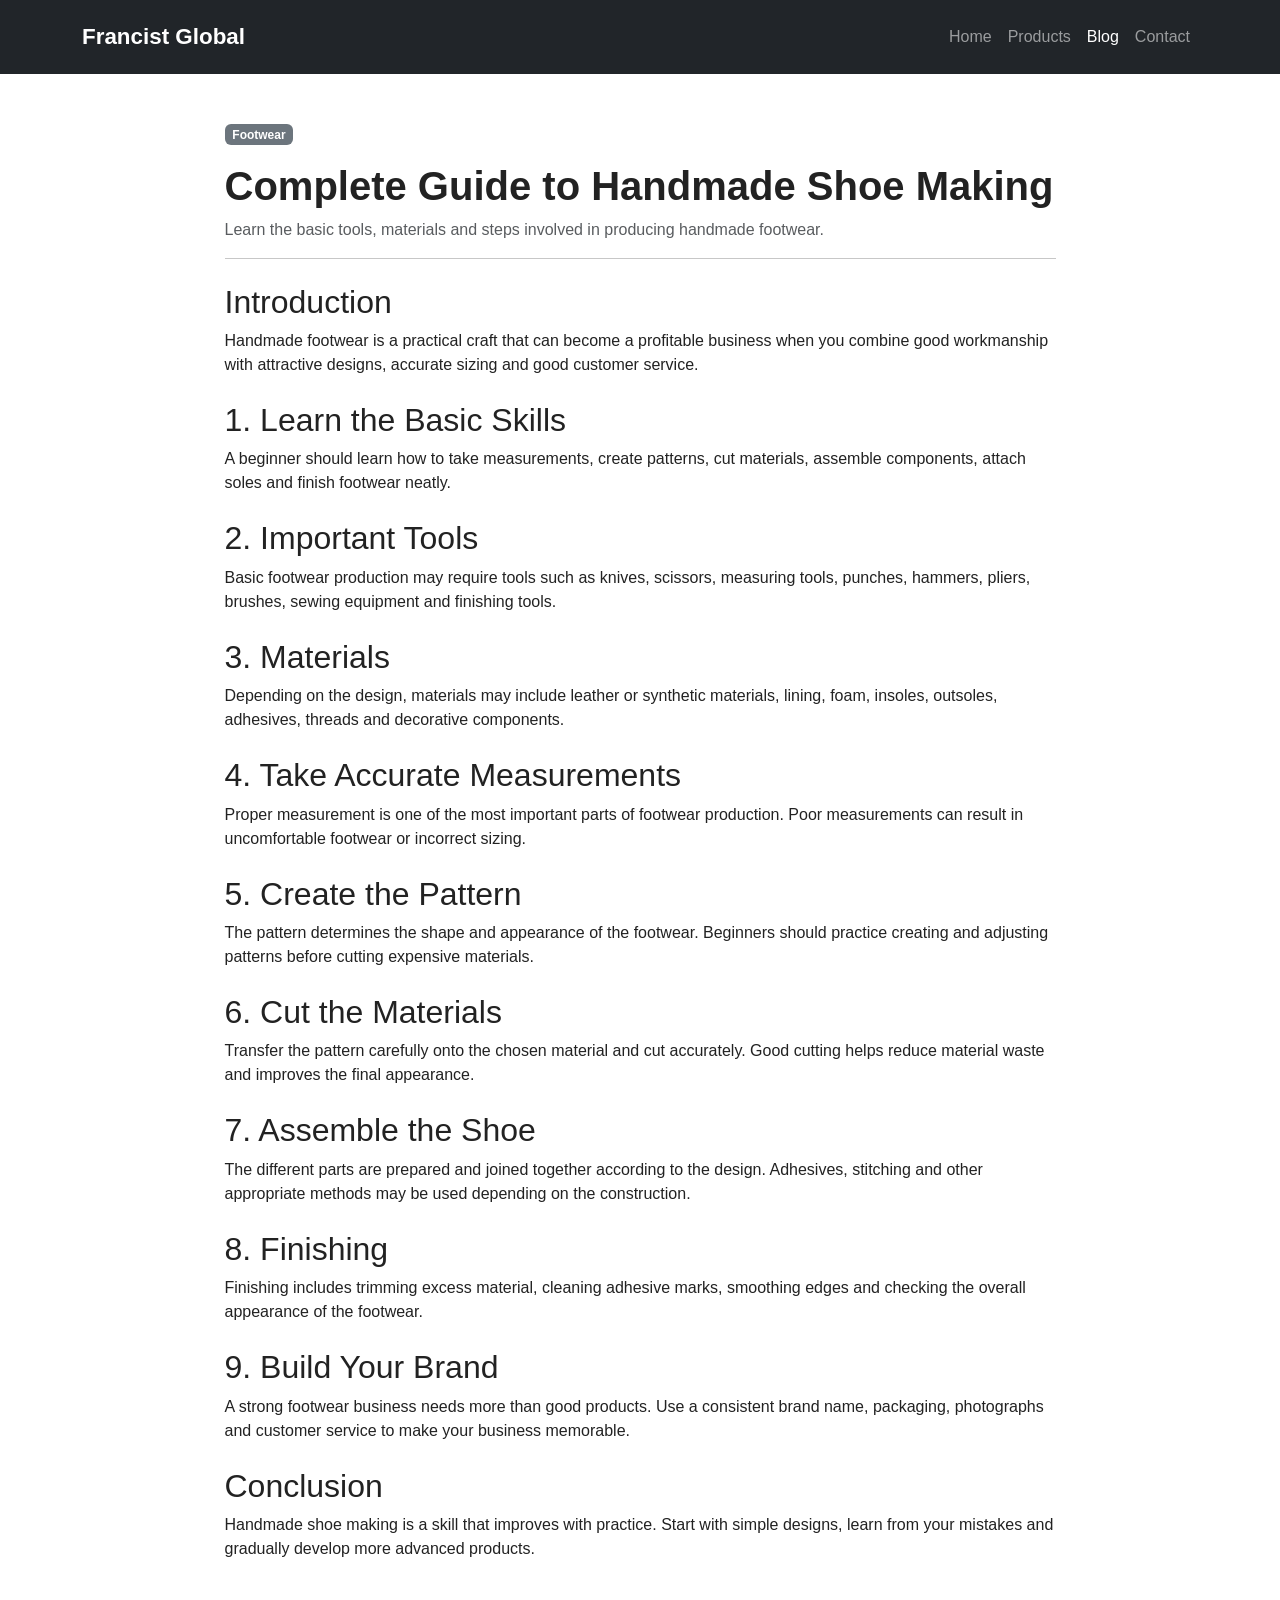
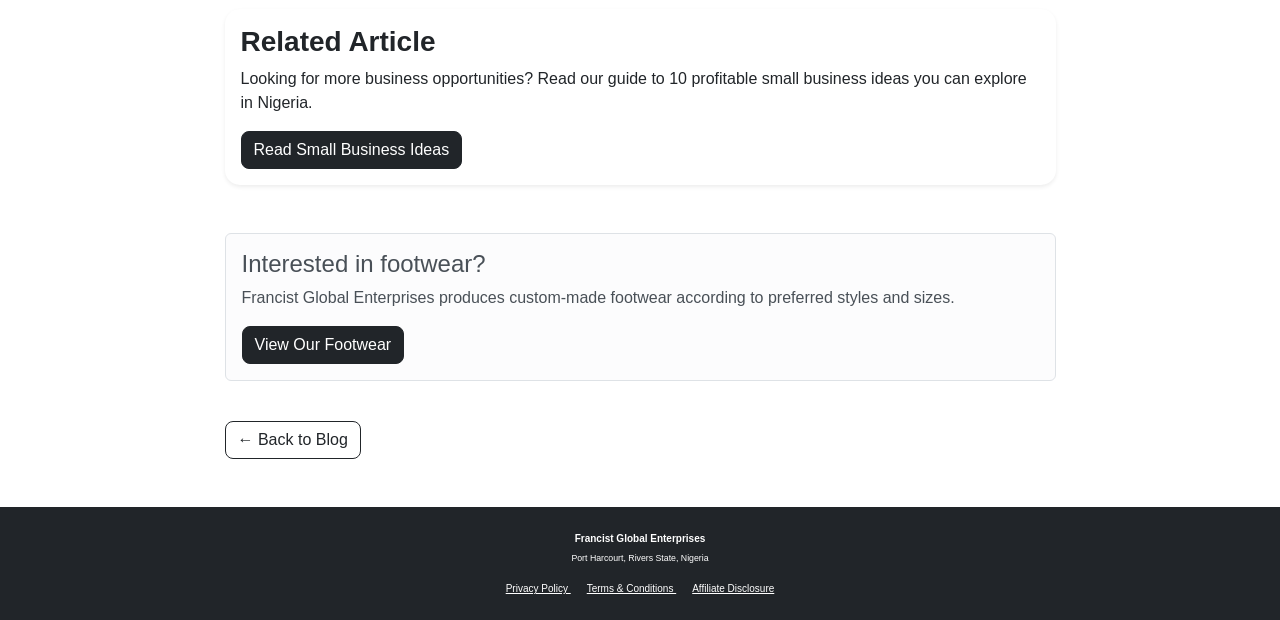
<file: shoe-making-guide.html>
<!DOCTYPE html>
<html lang="en">

<head>

    <meta charset="UTF-8">

    <meta name="viewport"
          content="width=device-width, initial-scale=1.0">

    <title>Complete Guide to Handmade Shoe Making | Francist Global Enterprises</title>

<meta name="description"
      content="Learn the basic tools, materials, measurements, pattern making, cutting, assembly and finishing steps involved in handmade shoe making in Nigeria.">
  
    <link
        href="https://cdn.jsdelivr.net/npm/bootstrap@5.3.3/dist/css/bootstrap.min.css"
        rel="stylesheet">

    <link
        rel="stylesheet"
        href="https://cdn.jsdelivr.net/npm/bootstrap-icons@1.11.3/font/bootstrap-icons.min.css">

    <link rel="stylesheet" href="style.css">

</head>


<body>


<!-- NAVBAR -->

<nav class="navbar navbar-expand-lg navbar-dark bg-dark">

    <div class="container">

        <a class="navbar-brand fw-bold"
           href="index.html">

            Francist Global

        </a>


        <button
            class="navbar-toggler"
            type="button"
            data-bs-toggle="collapse"
            data-bs-target="#navbarNav">

            <span class="navbar-toggler-icon"></span>

        </button>


        <div class="collapse navbar-collapse"
             id="navbarNav">

            <ul class="navbar-nav ms-auto">

                <li class="nav-item">
                    <a class="nav-link"
                       href="index.html">
                        Home
                    </a>
                </li>

                <li class="nav-item">
                    <a class="nav-link"
                       href="products.html">
                        Products
                    </a>
                </li>

                <li class="nav-item">
                    <a class="nav-link active"
                       href="blog.html">
                        Blog
                    </a>
                </li>

                <li class="nav-item">
                    <a class="nav-link"
                       href="index.html#contact">
                        Contact
                    </a>
                </li>

            </ul>

        </div>

    </div>

</nav>


<!-- ARTICLE -->

<section class="py-5">

    <div class="container">

        <div class="row justify-content-center">

            <div class="col-lg-9">

                <span class="badge bg-secondary">
                    Footwear
                </span>

                <h1 class="fw-bold mt-3">
                    Complete Guide to Handmade Shoe Making
                </h1>

                <p class="text-muted">
                    Learn the basic tools, materials and steps
                    involved in producing handmade footwear.
                </p>

                <hr>


                <h2 class="mt-4">
                    Introduction
                </h2>

                <p>
                    Handmade footwear is a practical craft that can
                    become a profitable business when you combine
                    good workmanship with attractive designs,
                    accurate sizing and good customer service.
                </p>


                <h2 class="mt-4">
                    1. Learn the Basic Skills
                </h2>

                <p>
                    A beginner should learn how to take measurements,
                    create patterns, cut materials, assemble
                    components, attach soles and finish footwear
                    neatly.
                </p>


                <h2 class="mt-4">
                    2. Important Tools
                </h2>

                <p>
                    Basic footwear production may require tools such
                    as knives, scissors, measuring tools, punches,
                    hammers, pliers, brushes, sewing equipment and
                    finishing tools.
                </p>


                <h2 class="mt-4">
                    3. Materials
                </h2>

                <p>
                    Depending on the design, materials may include
                    leather or synthetic materials, lining, foam,
                    insoles, outsoles, adhesives, threads and
                    decorative components.
                </p>


                <h2 class="mt-4">
                    4. Take Accurate Measurements
                </h2>

                <p>
                    Proper measurement is one of the most important
                    parts of footwear production. Poor measurements
                    can result in uncomfortable footwear or incorrect
                    sizing.
                </p>


                <h2 class="mt-4">
                    5. Create the Pattern
                </h2>

                <p>
                    The pattern determines the shape and appearance
                    of the footwear. Beginners should practice
                    creating and adjusting patterns before cutting
                    expensive materials.
                </p>


                <h2 class="mt-4">
                    6. Cut the Materials
                </h2>

                <p>
                    Transfer the pattern carefully onto the chosen
                    material and cut accurately. Good cutting helps
                    reduce material waste and improves the final
                    appearance.
                </p>


                <h2 class="mt-4">
                    7. Assemble the Shoe
                </h2>

                <p>
                    The different parts are prepared and joined
                    together according to the design. Adhesives,
                    stitching and other appropriate methods may be
                    used depending on the construction.
                </p>


                <h2 class="mt-4">
                    8. Finishing
                </h2>

                <p>
                    Finishing includes trimming excess material,
                    cleaning adhesive marks, smoothing edges and
                    checking the overall appearance of the footwear.
                </p>


                <h2 class="mt-4">
                    9. Build Your Brand
                </h2>

                <p>
                    A strong footwear business needs more than good
                    products. Use a consistent brand name, packaging,
                    photographs and customer service to make your
                    business memorable.
                </p>


                <h2 class="mt-4">
                    Conclusion
                </h2>

                <p>
                    Handmade shoe making is a skill that improves with
                    practice. Start with simple designs, learn from
                    your mistakes and gradually develop more advanced
                    products.
                </p>
<div class="card mt-5 border-0 shadow-sm">

    <div class="card-body">

        <h3 class="fw-bold">
            Related Article
        </h3>

        <p>
            Looking for more business opportunities?
            Read our guide to 10 profitable small business
            ideas you can explore in Nigeria.
        </p>

        <a href="small-business-ideas.html"
           class="btn btn-dark">

            Read Small Business Ideas

        </a>

    </div>

</div>

                <!-- BUSINESS CTA -->

                <div class="alert alert-light border mt-5">

                    <h4>
                        Interested in footwear?
                    </h4>

                    <p>
                        Francist Global Enterprises produces
                        custom-made footwear according to preferred
                        styles and sizes.
                    </p>

                    <a
                        href="products.html"
                        class="btn btn-dark">

                        View Our Footwear

                    </a>

                </div>


                <a href="blog.html"
                   class="btn btn-outline-dark mt-4">

                    ← Back to Blog

                </a>

            </div>

        </div>

    </div>

</section>


<!-- FOOTER -->

<footer class="bg-dark text-white text-center py-4">

    <p class="mb-1 fw-bold">
        Francist Global Enterprises
    </p>

    <small>
        Port Harcourt, Rivers State, Nigeria
    </small>
<div class="mt-3">

    <a href="privacy.html"
       class="text-white me-3">
        Privacy Policy
    </a>

    <a href="terms.html"
       class="text-white me-3">
        Terms & Conditions
    </a>

    <a href="affiliate-disclosure.html"
       class="text-white">
        Affiliate Disclosure
    </a>

</div>
</footer>


<script
    src="https://cdn.jsdelivr.net/npm/bootstrap@5.3.3/dist/js/bootstrap.bundle.min.js">
</script>

<script src="script.js"></script>

</body>

</html>
</file>
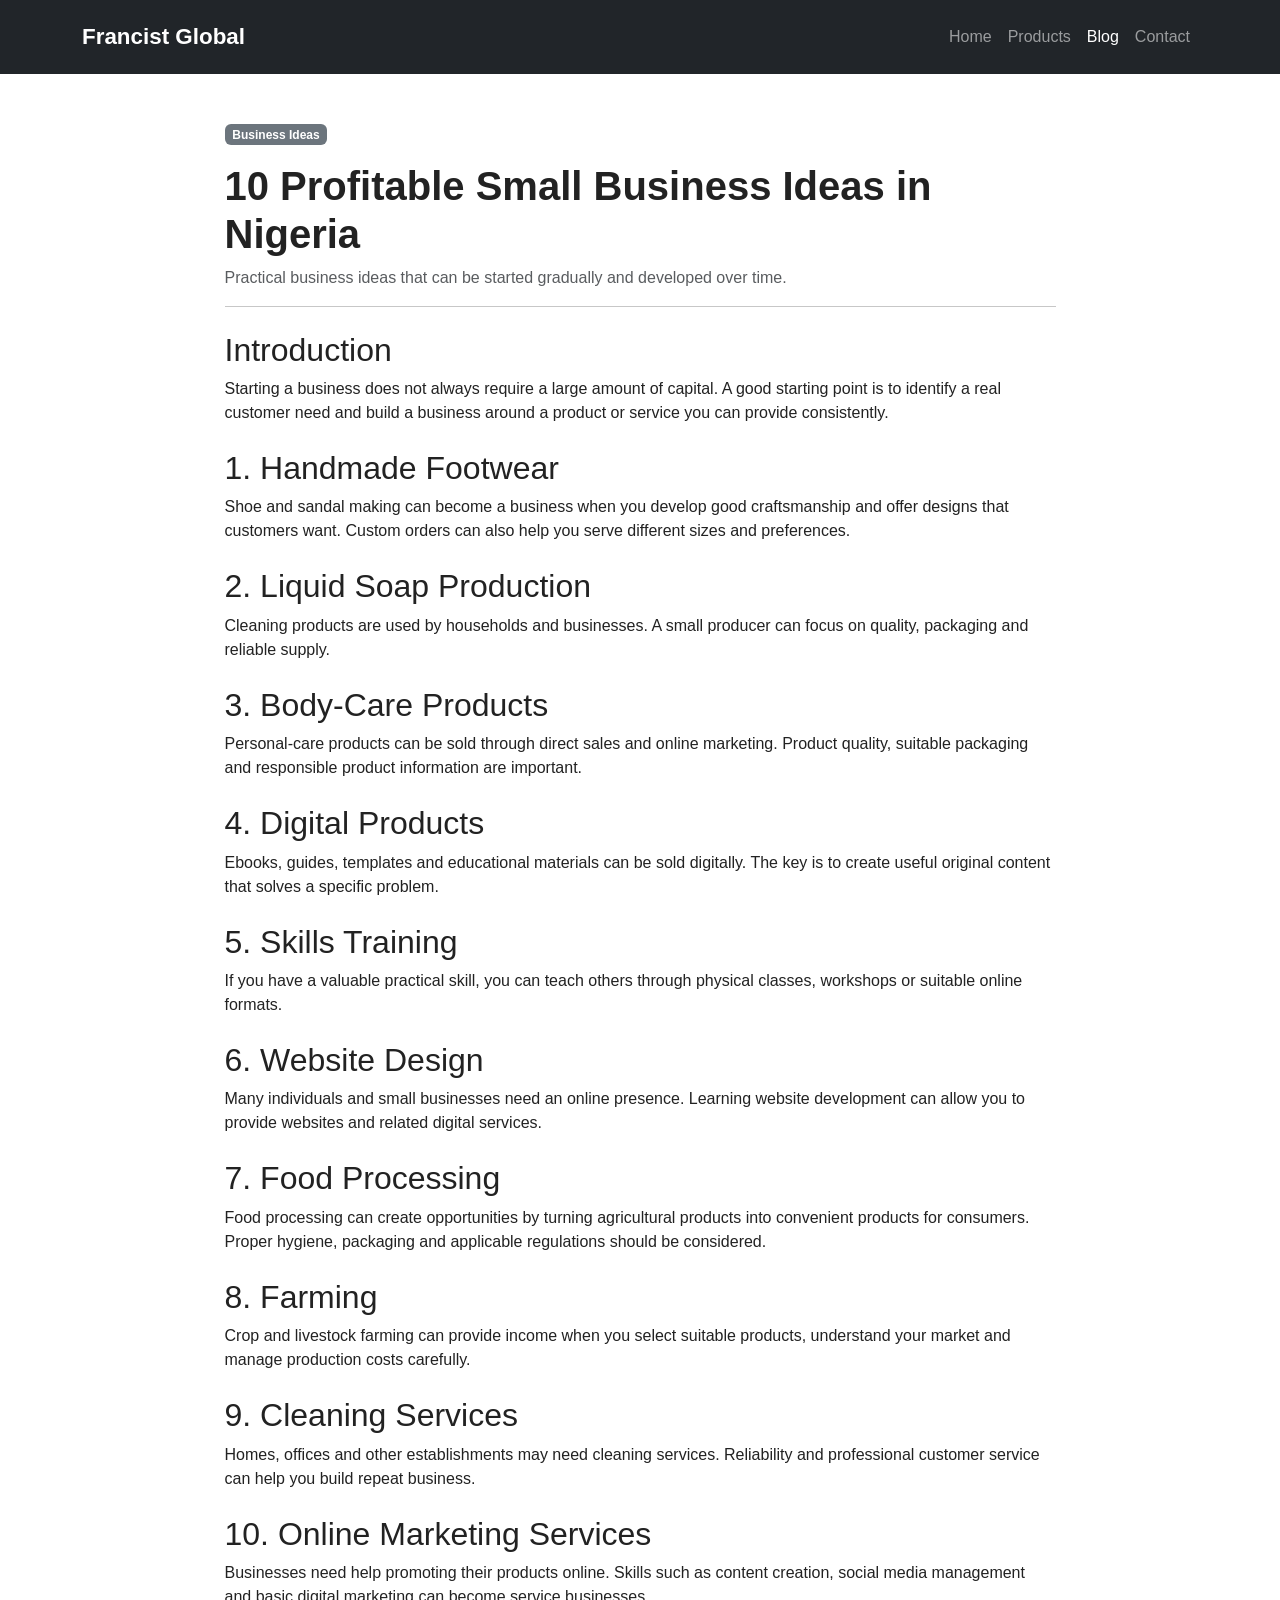
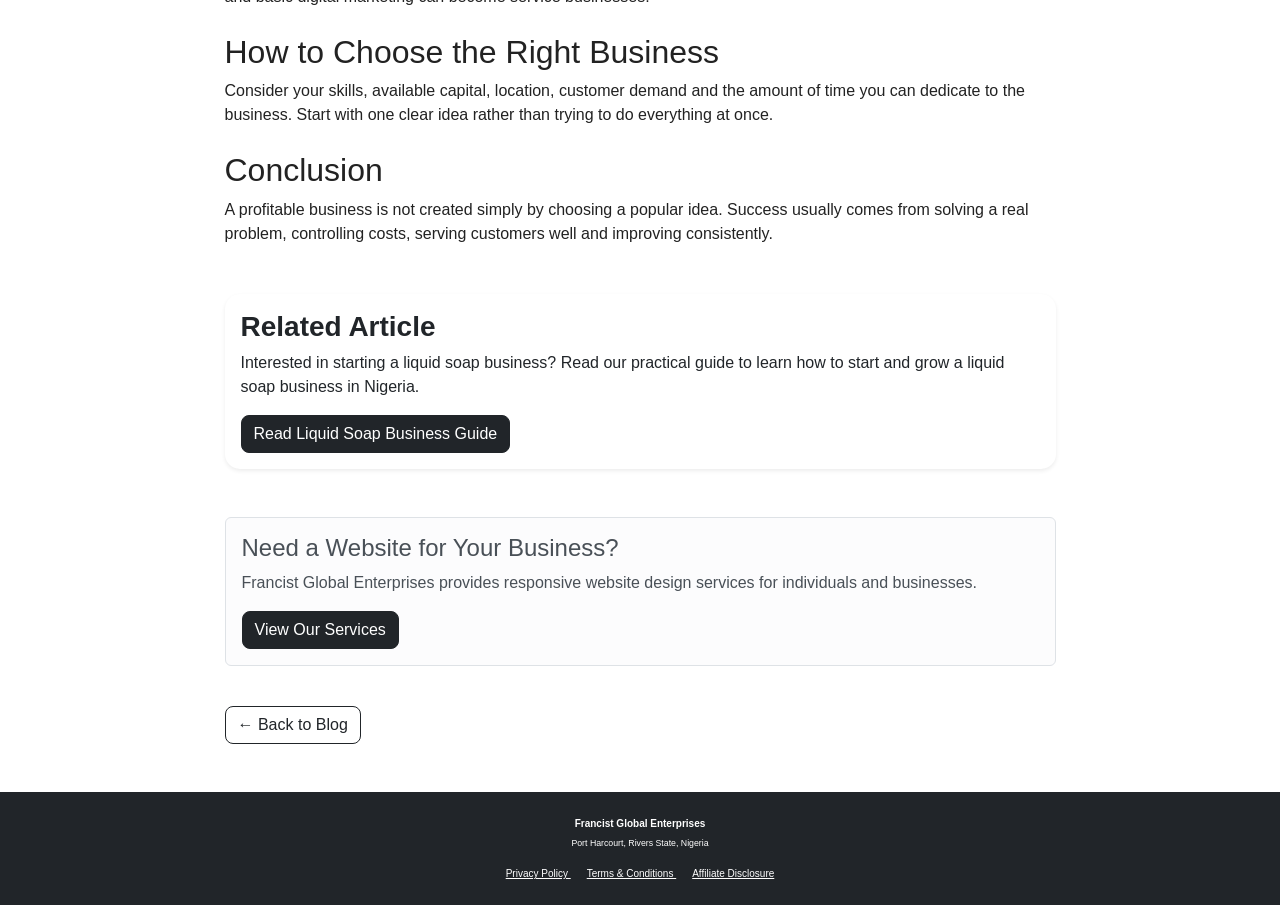
<file: small-business-ideas.html>
<!DOCTYPE html>
<html lang="en">

<head>

    <meta charset="UTF-8">

    <meta name="viewport"
          content="width=device-width, initial-scale=1.0">

    <title>10 Small Business Ideas in Nigeria | Francist Global Enterprises</title>
  
<meta name="description"
      content="Discover 10 profitable small business ideas in Nigeria, including footwear, liquid soap production, body-care products, digital products, skills training, website design, food processing, farming, cleaning services and online marketing.">
   
  <link
        href="https://cdn.jsdelivr.net/npm/bootstrap@5.3.3/dist/css/bootstrap.min.css"
        rel="stylesheet">

    <link
        rel="stylesheet"
        href="https://cdn.jsdelivr.net/npm/bootstrap-icons@1.11.3/font/bootstrap-icons.min.css">

    <link rel="stylesheet" href="style.css">

</head>


<body>


<!-- NAVBAR -->

<nav class="navbar navbar-expand-lg navbar-dark bg-dark">

    <div class="container">

        <a class="navbar-brand fw-bold"
           href="index.html">

            Francist Global

        </a>


        <button
            class="navbar-toggler"
            type="button"
            data-bs-toggle="collapse"
            data-bs-target="#navbarNav">

            <span class="navbar-toggler-icon"></span>

        </button>


        <div class="collapse navbar-collapse"
             id="navbarNav">

            <ul class="navbar-nav ms-auto">

                <li class="nav-item">
                    <a class="nav-link"
                       href="index.html">
                        Home
                    </a>
                </li>

                <li class="nav-item">
                    <a class="nav-link"
                       href="products.html">
                        Products
                    </a>
                </li>

                <li class="nav-item">
                    <a class="nav-link active"
                       href="blog.html">
                        Blog
                    </a>
                </li>

                <li class="nav-item">
                    <a class="nav-link"
                       href="index.html#contact">
                        Contact
                    </a>
                </li>

            </ul>

        </div>

    </div>

</nav>


<!-- ARTICLE -->

<section class="py-5">

    <div class="container">

        <div class="row justify-content-center">

            <div class="col-lg-9">

                <span class="badge bg-secondary">
                    Business Ideas
                </span>

                <h1 class="fw-bold mt-3">
                    10 Profitable Small Business Ideas in Nigeria
                </h1>

                <p class="text-muted">
                    Practical business ideas that can be started
                    gradually and developed over time.
                </p>

                <hr>


                <h2 class="mt-4">
                    Introduction
                </h2>

                <p>
                    Starting a business does not always require a
                    large amount of capital. A good starting point is
                    to identify a real customer need and build a
                    business around a product or service you can
                    provide consistently.
                </p>


                <h2 class="mt-4">
                    1. Handmade Footwear
                </h2>

                <p>
                    Shoe and sandal making can become a business when
                    you develop good craftsmanship and offer designs
                    that customers want. Custom orders can also help
                    you serve different sizes and preferences.
                </p>


                <h2 class="mt-4">
                    2. Liquid Soap Production
                </h2>

                <p>
                    Cleaning products are used by households and
                    businesses. A small producer can focus on quality,
                    packaging and reliable supply.
                </p>


                <h2 class="mt-4">
                    3. Body-Care Products
                </h2>

                <p>
                    Personal-care products can be sold through direct
                    sales and online marketing. Product quality,
                    suitable packaging and responsible product
                    information are important.
                </p>


                <h2 class="mt-4">
                    4. Digital Products
                </h2>

                <p>
                    Ebooks, guides, templates and educational
                    materials can be sold digitally. The key is to
                    create useful original content that solves a
                    specific problem.
                </p>


                <h2 class="mt-4">
                    5. Skills Training
                </h2>

                <p>
                    If you have a valuable practical skill, you can
                    teach others through physical classes, workshops
                    or suitable online formats.
                </p>


                <h2 class="mt-4">
                    6. Website Design
                </h2>

                <p>
                    Many individuals and small businesses need an
                    online presence. Learning website development can
                    allow you to provide websites and related digital
                    services.
                </p>


                <h2 class="mt-4">
                    7. Food Processing
                </h2>

                <p>
                    Food processing can create opportunities by
                    turning agricultural products into convenient
                    products for consumers. Proper hygiene, packaging
                    and applicable regulations should be considered.
                </p>


                <h2 class="mt-4">
                    8. Farming
                </h2>

                <p>
                    Crop and livestock farming can provide income when
                    you select suitable products, understand your
                    market and manage production costs carefully.
                </p>


                <h2 class="mt-4">
                    9. Cleaning Services
                </h2>

                <p>
                    Homes, offices and other establishments may need
                    cleaning services. Reliability and professional
                    customer service can help you build repeat
                    business.
                </p>


                <h2 class="mt-4">
                    10. Online Marketing Services
                </h2>

                <p>
                    Businesses need help promoting their products
                    online. Skills such as content creation, social
                    media management and basic digital marketing can
                    become service businesses.
                </p>


                <h2 class="mt-4">
                    How to Choose the Right Business
                </h2>

                <p>
                    Consider your skills, available capital,
                    location, customer demand and the amount of time
                    you can dedicate to the business. Start with one
                    clear idea rather than trying to do everything at
                    once.
                </p>


                <h2 class="mt-4">
                    Conclusion
                </h2>

                <p>
                    A profitable business is not created simply by
                    choosing a popular idea. Success usually comes
                    from solving a real problem, controlling costs,
                    serving customers well and improving consistently.
                </p>

<div class="card mt-5 border-0 shadow-sm">

    <div class="card-body">

        <h3 class="fw-bold">
            Related Article
        </h3>

        <p>
            Interested in starting a liquid soap business?
            Read our practical guide to learn how to start and
            grow a liquid soap business in Nigeria.
        </p>

        <a href="liquid-soap-business.html"
           class="btn btn-dark">

            Read Liquid Soap Business Guide

        </a>

    </div>

</div>
                <!-- CTA -->

                <div class="alert alert-light border mt-5">

                    <h4>
                        Need a Website for Your Business?
                    </h4>

                    <p>
                        Francist Global Enterprises provides
                        responsive website design services for
                        individuals and businesses.
                    </p>

                    <a
                        href="products.html"
                        class="btn btn-dark">

                        View Our Services

                    </a>

                </div>


                <a href="blog.html"
                   class="btn btn-outline-dark mt-4">

                    ← Back to Blog

                </a>

            </div>

        </div>

    </div>

</section>


<!-- FOOTER -->

<footer class="bg-dark text-white text-center py-4">

    <p class="mb-1 fw-bold">
        Francist Global Enterprises
    </p>

    <small>
        Port Harcourt, Rivers State, Nigeria
    </small>
<div class="mt-3">

    <a href="privacy.html"
       class="text-white me-3">
        Privacy Policy
    </a>

    <a href="terms.html"
       class="text-white me-3">
        Terms & Conditions
    </a>

    <a href="affiliate-disclosure.html"
       class="text-white">
        Affiliate Disclosure
    </a>

</div>
</footer>


<script
    src="https://cdn.jsdelivr.net/npm/bootstrap@5.3.3/dist/js/bootstrap.bundle.min.js">
</script>

<script src="script.js"></script>

</body>

</html>
</file>
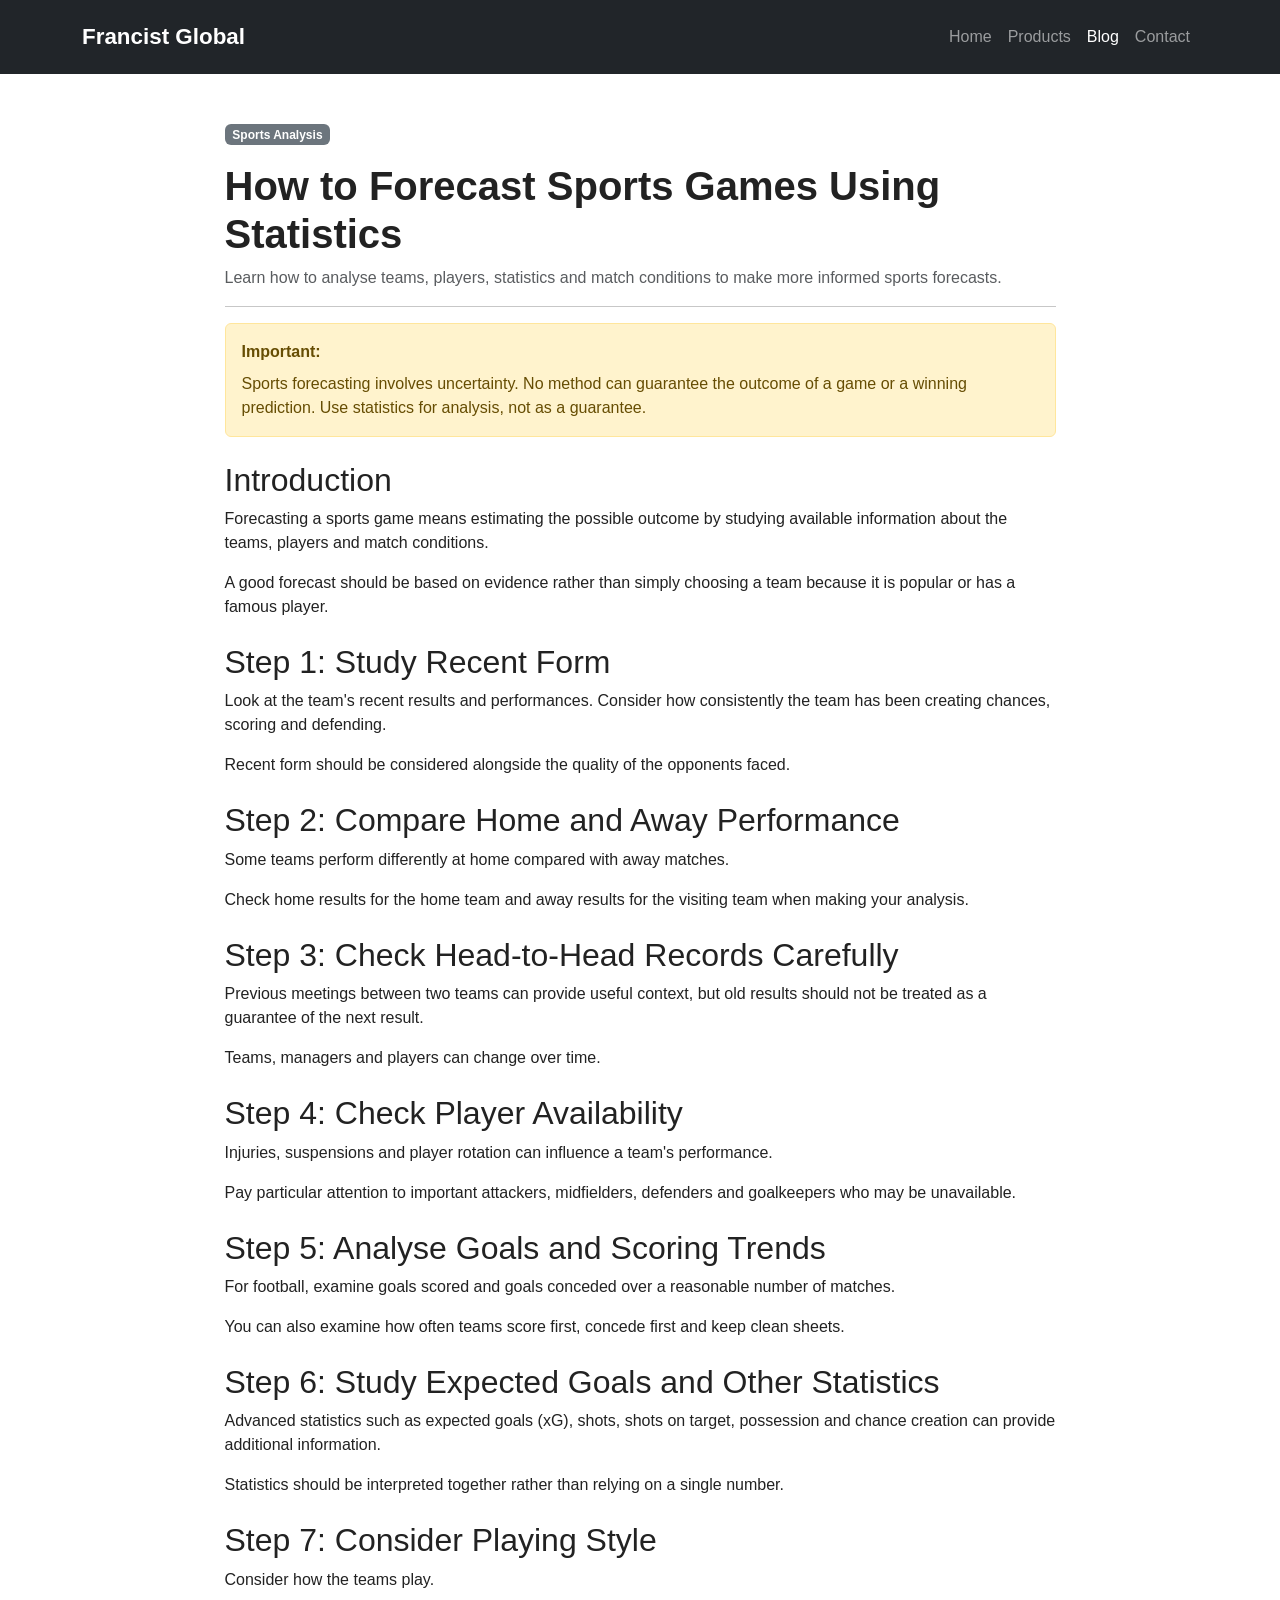
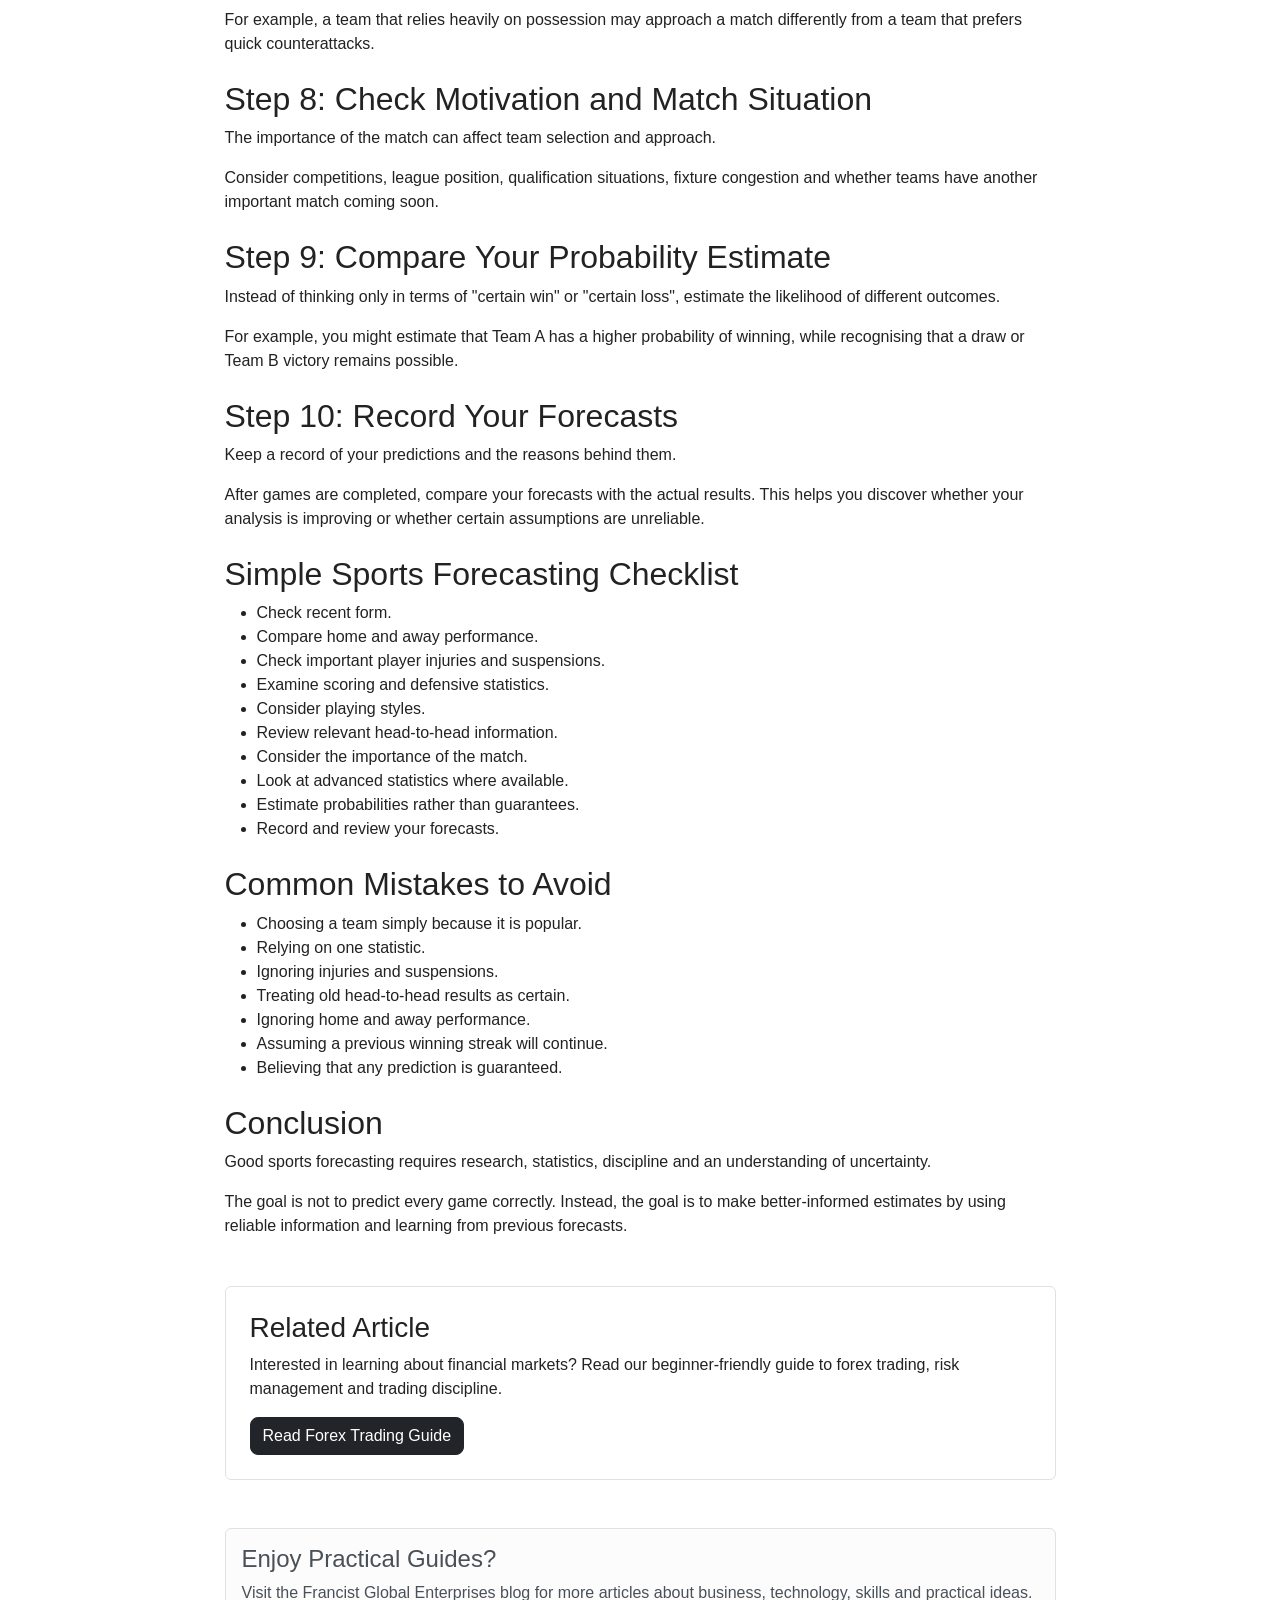
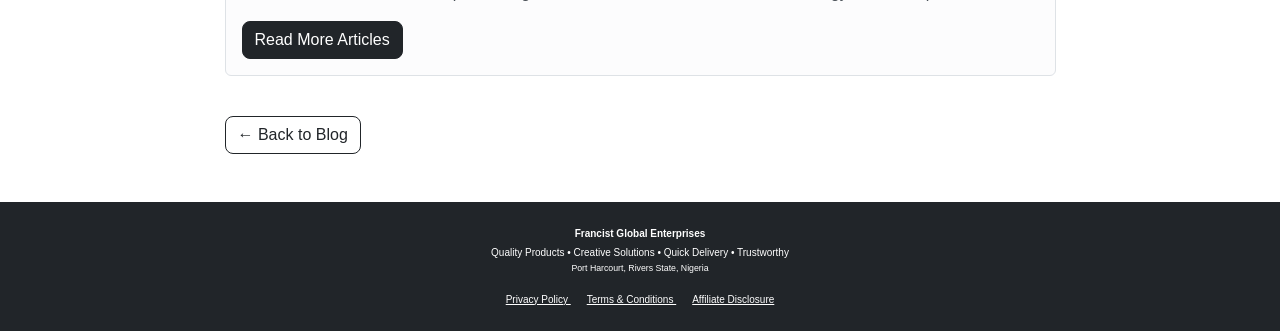
<file: sports-game-forecasting.html>
<!DOCTYPE html>
<html lang="en">

<head>

    <meta charset="UTF-8">

    <meta name="viewport"
          content="width=device-width, initial-scale=1.0">

    <title>How to Forecast Sports Games Using Statistics | Francist Global Enterprises</title>
<meta name="description"
      content="Learn how to analyse sports games using team form, home and away performance, player availability, goals, expected goals, playing style and other statistics.">

<meta name="keywords"
      content="sports forecasting, sports analysis, football statistics, football predictions, match analysis, sports statistics">

<meta name="author"
      content="Francist Global Enterprises">

<meta name="robots"
      content="index, follow">
    <link
        href="https://cdn.jsdelivr.net/npm/bootstrap@5.3.3/dist/css/bootstrap.min.css"
        rel="stylesheet">

    <link
        rel="stylesheet"
        href="https://cdn.jsdelivr.net/npm/bootstrap-icons@1.11.3/font/bootstrap-icons.min.css">

    <link rel="stylesheet" href="style.css">

</head>


<body>


<!-- NAVBAR -->

<nav class="navbar navbar-expand-lg navbar-dark bg-dark">

    <div class="container">

        <a class="navbar-brand fw-bold"
           href="index.html">

            Francist Global

        </a>


        <button
            class="navbar-toggler"
            type="button"
            data-bs-toggle="collapse"
            data-bs-target="#navbarNav">

            <span class="navbar-toggler-icon"></span>

        </button>


        <div class="collapse navbar-collapse"
             id="navbarNav">

            <ul class="navbar-nav ms-auto">

                <li class="nav-item">
                    <a class="nav-link"
                       href="index.html">
                        Home
                    </a>
                </li>

                <li class="nav-item">
                    <a class="nav-link"
                       href="products.html">
                        Products
                    </a>
                </li>

                <li class="nav-item">
                    <a class="nav-link active"
                       href="blog.html">
                        Blog
                    </a>
                </li>

                <li class="nav-item">
                    <a class="nav-link"
                       href="index.html#contact">
                        Contact
                    </a>
                </li>

            </ul>

        </div>

    </div>

</nav>


<!-- ARTICLE -->

<section class="py-5">

    <div class="container">

        <div class="row justify-content-center">

            <div class="col-lg-9">

                <span class="badge bg-secondary">
                    Sports Analysis
                </span>

                <h1 class="fw-bold mt-3">
                    How to Forecast Sports Games Using Statistics
                </h1>

                <p class="text-muted">
                    Learn how to analyse teams, players, statistics
                    and match conditions to make more informed
                    sports forecasts.
                </p>

                <hr>


                <!-- WARNING -->

                <div class="alert alert-warning">

                    <strong>Important:</strong>

                    <p class="mb-0 mt-2">
                        Sports forecasting involves uncertainty.
                        No method can guarantee the outcome of a
                        game or a winning prediction. Use statistics
                        for analysis, not as a guarantee.
                    </p>

                </div>


                <h2 class="mt-4">
                    Introduction
                </h2>

                <p>
                    Forecasting a sports game means estimating the
                    possible outcome by studying available
                    information about the teams, players and match
                    conditions.
                </p>

                <p>
                    A good forecast should be based on evidence
                    rather than simply choosing a team because it
                    is popular or has a famous player.
                </p>


                <h2 class="mt-4">
                    Step 1: Study Recent Form
                </h2>

                <p>
                    Look at the team's recent results and performances.
                    Consider how consistently the team has been
                    creating chances, scoring and defending.
                </p>

                <p>
                    Recent form should be considered alongside the
                    quality of the opponents faced.
                </p>


                <h2 class="mt-4">
                    Step 2: Compare Home and Away Performance
                </h2>

                <p>
                    Some teams perform differently at home compared
                    with away matches.
                </p>

                <p>
                    Check home results for the home team and away
                    results for the visiting team when making your
                    analysis.
                </p>


                <h2 class="mt-4">
                    Step 3: Check Head-to-Head Records Carefully
                </h2>

                <p>
                    Previous meetings between two teams can provide
                    useful context, but old results should not be
                    treated as a guarantee of the next result.
                </p>

                <p>
                    Teams, managers and players can change over time.
                </p>


                <h2 class="mt-4">
                    Step 4: Check Player Availability
                </h2>

                <p>
                    Injuries, suspensions and player rotation can
                    influence a team's performance.
                </p>

                <p>
                    Pay particular attention to important attackers,
                    midfielders, defenders and goalkeepers who may
                    be unavailable.
                </p>


                <h2 class="mt-4">
                    Step 5: Analyse Goals and Scoring Trends
                </h2>

                <p>
                    For football, examine goals scored and goals
                    conceded over a reasonable number of matches.
                </p>

                <p>
                    You can also examine how often teams score first,
                    concede first and keep clean sheets.
                </p>


                <h2 class="mt-4">
                    Step 6: Study Expected Goals and Other Statistics
                </h2>

                <p>
                    Advanced statistics such as expected goals (xG),
                    shots, shots on target, possession and chance
                    creation can provide additional information.
                </p>

                <p>
                    Statistics should be interpreted together rather
                    than relying on a single number.
                </p>


                <h2 class="mt-4">
                    Step 7: Consider Playing Style
                </h2>

                <p>
                    Consider how the teams play.
                </p>

                <p>
                    For example, a team that relies heavily on
                    possession may approach a match differently
                    from a team that prefers quick counterattacks.
                </p>


                <h2 class="mt-4">
                    Step 8: Check Motivation and Match Situation
                </h2>

                <p>
                    The importance of the match can affect team
                    selection and approach.
                </p>

                <p>
                    Consider competitions, league position,
                    qualification situations, fixture congestion
                    and whether teams have another important match
                    coming soon.
                </p>


                <h2 class="mt-4">
                    Step 9: Compare Your Probability Estimate
                </h2>

                <p>
                    Instead of thinking only in terms of "certain win"
                    or "certain loss", estimate the likelihood of
                    different outcomes.
                </p>

                <p>
                    For example, you might estimate that Team A has
                    a higher probability of winning, while recognising
                    that a draw or Team B victory remains possible.
                </p>


                <h2 class="mt-4">
                    Step 10: Record Your Forecasts
                </h2>

                <p>
                    Keep a record of your predictions and the reasons
                    behind them.
                </p>

                <p>
                    After games are completed, compare your forecasts
                    with the actual results. This helps you discover
                    whether your analysis is improving or whether
                    certain assumptions are unreliable.
                </p>


                <h2 class="mt-4">
                    Simple Sports Forecasting Checklist
                </h2>

                <ul>

                    <li>
                        Check recent form.
                    </li>

                    <li>
                        Compare home and away performance.
                    </li>

                    <li>
                        Check important player injuries and suspensions.
                    </li>

                    <li>
                        Examine scoring and defensive statistics.
                    </li>

                    <li>
                        Consider playing styles.
                    </li>

                    <li>
                        Review relevant head-to-head information.
                    </li>

                    <li>
                        Consider the importance of the match.
                    </li>

                    <li>
                        Look at advanced statistics where available.
                    </li>

                    <li>
                        Estimate probabilities rather than guarantees.
                    </li>

                    <li>
                        Record and review your forecasts.
                    </li>

                </ul>


                <h2 class="mt-4">
                    Common Mistakes to Avoid
                </h2>

                <ul>

                    <li>
                        Choosing a team simply because it is popular.
                    </li>

                    <li>
                        Relying on one statistic.
                    </li>

                    <li>
                        Ignoring injuries and suspensions.
                    </li>

                    <li>
                        Treating old head-to-head results as certain.
                    </li>

                    <li>
                        Ignoring home and away performance.
                    </li>

                    <li>
                        Assuming a previous winning streak will continue.
                    </li>

                    <li>
                        Believing that any prediction is guaranteed.
                    </li>

                </ul>


                <h2 class="mt-4">
                    Conclusion
                </h2>

                <p>
                    Good sports forecasting requires research,
                    statistics, discipline and an understanding of
                    uncertainty.
                </p>

                <p>
                    The goal is not to predict every game correctly.
                    Instead, the goal is to make better-informed
                    estimates by using reliable information and
                    learning from previous forecasts.
                </p>
<!-- RELATED ARTICLE -->

<div class="border rounded p-4 mt-5">

    <h3>
        Related Article
    </h3>

    <p class="mb-3">
        Interested in learning about financial markets?
        Read our beginner-friendly guide to forex trading,
        risk management and trading discipline.
    </p>

    <a href="forex-trading-guide.html"
       class="btn btn-dark">
      Read Forex Trading Guide

    </a>

</div>

                <!-- CTA -->

                <div class="alert alert-light border mt-5">

                    <h4>
                        Enjoy Practical Guides?
                    </h4>

                    <p>
                        Visit the Francist Global Enterprises blog
                        for more articles about business, technology,
                        skills and practical ideas.
                    </p>

                    <a
                        href="blog.html"
                        class="btn btn-dark">

                        Read More Articles

                    </a>

                </div>


                <a href="blog.html"
                   class="btn btn-outline-dark mt-4">

                    ← Back to Blog

                </a>

            </div>

        </div>

    </div>

</section>


<!-- FOOTER -->

<footer class="bg-dark text-white text-center py-4">

    <p class="mb-1 fw-bold">
        Francist Global Enterprises
    </p>

    <p class="mb-0">
        Quality Products • Creative Solutions • Quick Delivery • Trustworthy
    </p>

    <small>
        Port Harcourt, Rivers State, Nigeria
    </small>
<div class="mt-3">

    <a href="privacy.html"
       class="text-white me-3">
        Privacy Policy
    </a>

    <a href="terms.html"
       class="text-white me-3">
        Terms & Conditions
    </a>

    <a href="affiliate-disclosure.html"
       class="text-white">
        Affiliate Disclosure
    </a>

</div>
</footer>


<script
    src="https://cdn.jsdelivr.net/npm/bootstrap@5.3.3/dist/js/bootstrap.bundle.min.js">
</script>

<script src="script.js"></script>

</body>

</html>
</file>
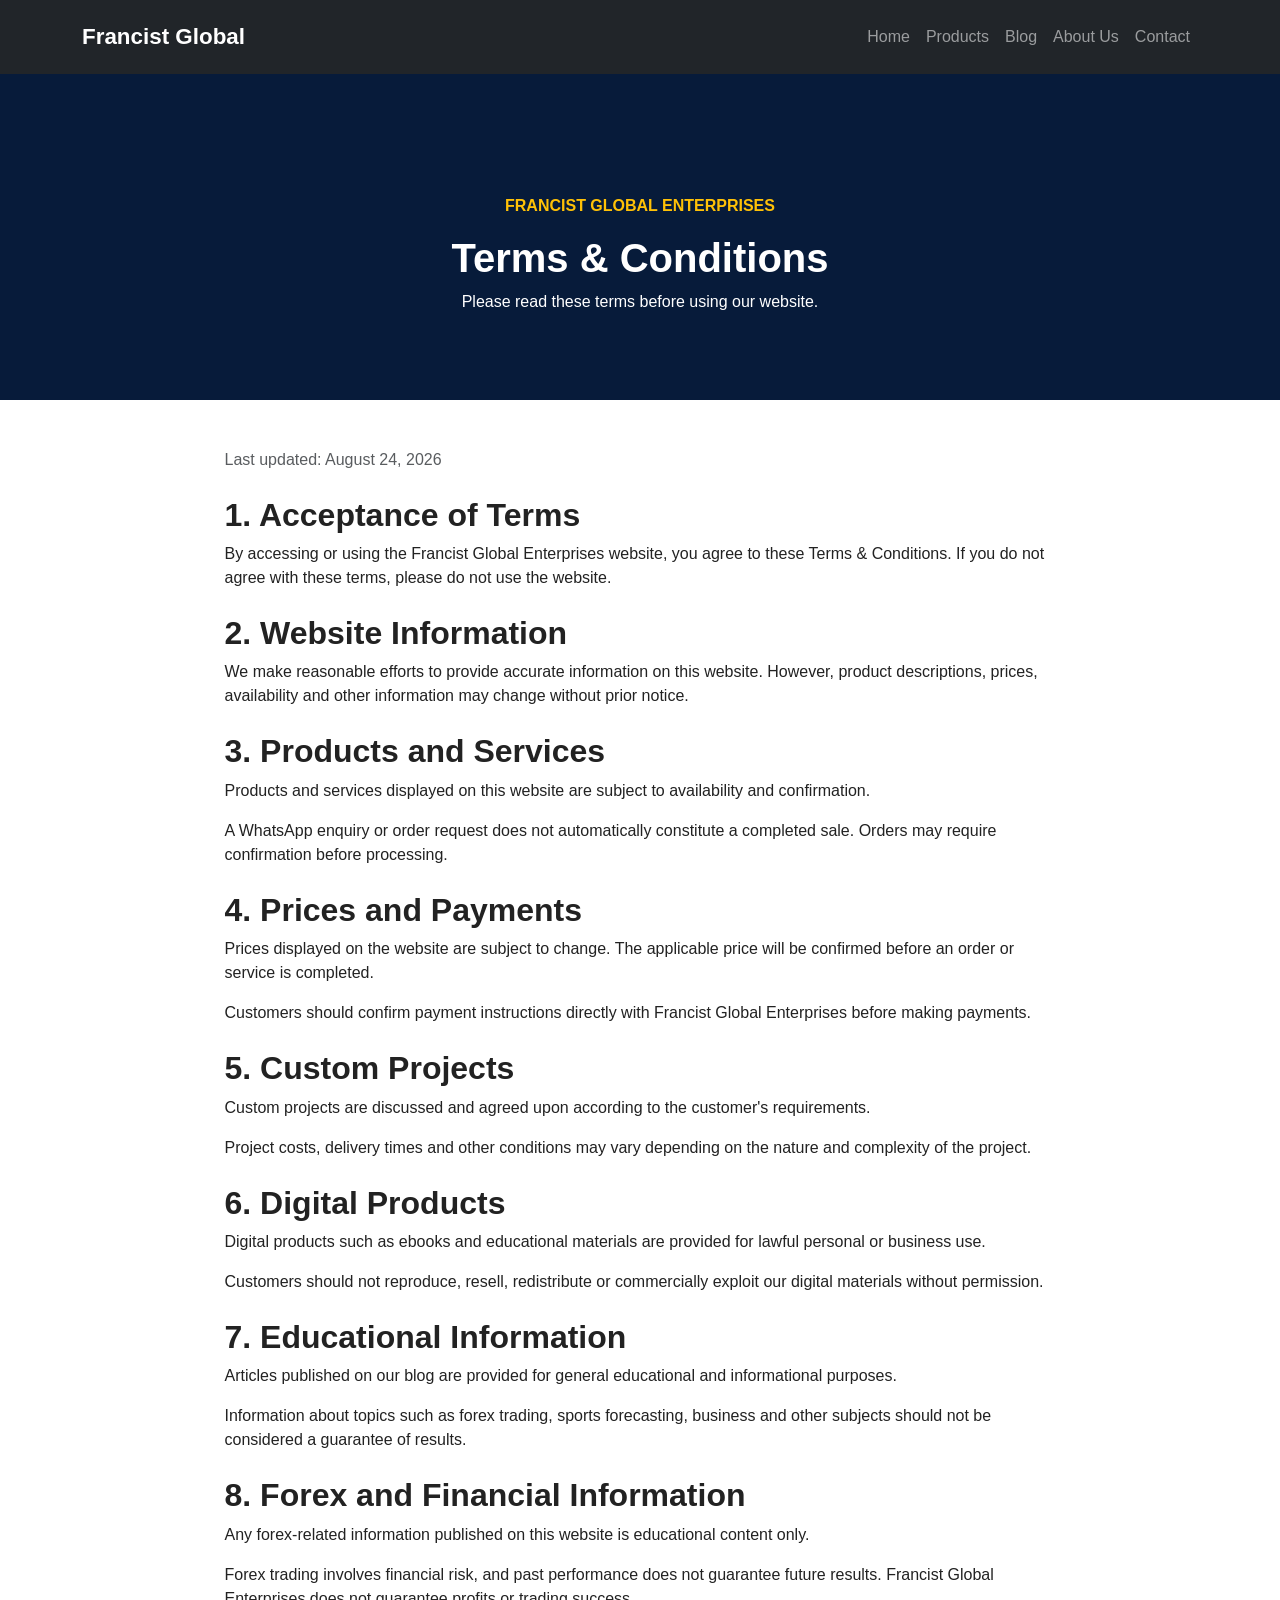
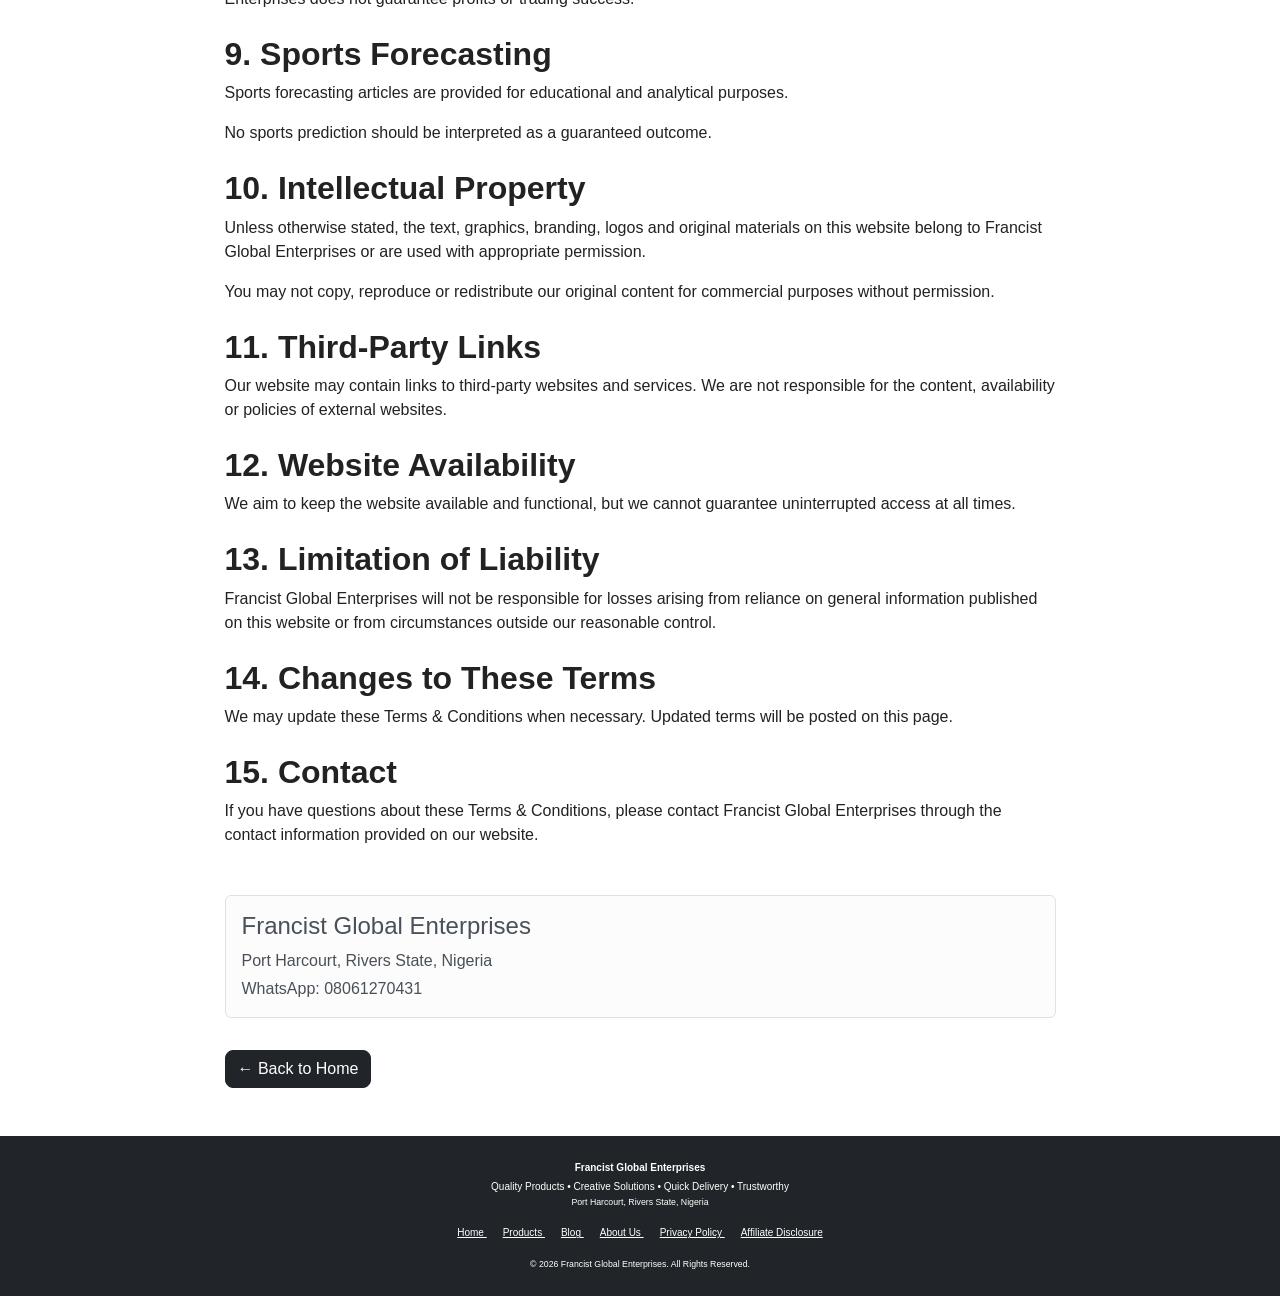
<file: terms.html>
<!DOCTYPE html>
<html lang="en">

<head>

    <meta charset="UTF-8">

    <meta name="viewport"
          content="width=device-width, initial-scale=1.0">

    <title>Terms & Conditions | Francist Global Enterprises</title>
<meta name="description"
      content="Terms and Conditions for using the Francist Global Enterprises website, products, services and educational content.">

<meta name="author"
      content="Francist Global Enterprises">

<meta name="robots"
      content="noindex, follow">
    <link
        href="https://cdn.jsdelivr.net/npm/bootstrap@5.3.3/dist/css/bootstrap.min.css"
        rel="stylesheet">

    <link
        rel="stylesheet"
        href="https://cdn.jsdelivr.net/npm/bootstrap-icons@1.11.3/font/bootstrap-icons.min.css">

    <link rel="stylesheet" href="style.css">

</head>


<body>


<!-- NAVBAR -->

<nav class="navbar navbar-expand-lg navbar-dark bg-dark">

    <div class="container">

        <a class="navbar-brand fw-bold"
           href="index.html">

            Francist Global

        </a>


        <button
            class="navbar-toggler"
            type="button"
            data-bs-toggle="collapse"
            data-bs-target="#navbarNav">

            <span class="navbar-toggler-icon"></span>

        </button>


        <div class="collapse navbar-collapse"
             id="navbarNav">

            <ul class="navbar-nav ms-auto">

                <li class="nav-item">
                    <a class="nav-link"
                       href="index.html">
                        Home
                    </a>
                </li>

                <li class="nav-item">
                    <a class="nav-link"
                       href="products.html">
                        Products
                    </a>
                </li>

                <li class="nav-item">
                    <a class="nav-link"
                       href="blog.html">
                        Blog
                    </a>
                </li>

                <li class="nav-item">
                    <a class="nav-link"
                       href="about.html">
                        About Us
                    </a>
                </li>

                <li class="nav-item">
                    <a class="nav-link"
                       href="index.html#contact">
                        Contact
                    </a>
                </li>

            </ul>

        </div>

    </div>

</nav>


<!-- PAGE HEADER -->

<section class="products-header">

    <div class="container text-center">

        <p class="text-warning fw-bold">
            FRANCIST GLOBAL ENTERPRISES
        </p>

        <h1 class="text-white fw-bold">
            Terms & Conditions
        </h1>

        <p class="text-white">
            Please read these terms before using our website.
        </p>

    </div>

</section>


<!-- TERMS -->

<section class="py-5">

    <div class="container">

        <div class="row justify-content-center">

            <div class="col-lg-9">

                <p class="text-muted">
                    Last updated: August 24, 2026
                </p>


                <h2 class="fw-bold mt-4">
                    1. Acceptance of Terms
                </h2>

                <p>
                    By accessing or using the Francist Global
                    Enterprises website, you agree to these Terms &
                    Conditions. If you do not agree with these terms,
                    please do not use the website.
                </p>


                <h2 class="fw-bold mt-4">
                    2. Website Information
                </h2>

                <p>
                    We make reasonable efforts to provide accurate
                    information on this website. However, product
                    descriptions, prices, availability and other
                    information may change without prior notice.
                </p>


                <h2 class="fw-bold mt-4">
                    3. Products and Services
                </h2>

                <p>
                    Products and services displayed on this website
                    are subject to availability and confirmation.
                </p>

                <p>
                    A WhatsApp enquiry or order request does not
                    automatically constitute a completed sale.
                    Orders may require confirmation before processing.
                </p>


                <h2 class="fw-bold mt-4">
                    4. Prices and Payments
                </h2>

                <p>
                    Prices displayed on the website are subject to
                    change. The applicable price will be confirmed
                    before an order or service is completed.
                </p>

                <p>
                    Customers should confirm payment instructions
                    directly with Francist Global Enterprises before
                    making payments.
                </p>


                <h2 class="fw-bold mt-4">
                    5. Custom Projects
                </h2>

                <p>
                    Custom projects are discussed and agreed upon
                    according to the customer's requirements.
                </p>

                <p>
                    Project costs, delivery times and other conditions
                    may vary depending on the nature and complexity
                    of the project.
                </p>


                <h2 class="fw-bold mt-4">
                    6. Digital Products
                </h2>

                <p>
                    Digital products such as ebooks and educational
                    materials are provided for lawful personal or
                    business use.
                </p>

                <p>
                    Customers should not reproduce, resell,
                    redistribute or commercially exploit our digital
                    materials without permission.
                </p>


                <h2 class="fw-bold mt-4">
                    7. Educational Information
                </h2>

                <p>
                    Articles published on our blog are provided for
                    general educational and informational purposes.
                </p>

                <p>
                    Information about topics such as forex trading,
                    sports forecasting, business and other subjects
                    should not be considered a guarantee of results.
                </p>


                <h2 class="fw-bold mt-4">
                    8. Forex and Financial Information
                </h2>

                <p>
                    Any forex-related information published on this
                    website is educational content only.
                </p>

                <p>
                    Forex trading involves financial risk, and past
                    performance does not guarantee future results.
                    Francist Global Enterprises does not guarantee
                    profits or trading success.
                </p>


                <h2 class="fw-bold mt-4">
                    9. Sports Forecasting
                </h2>

                <p>
                    Sports forecasting articles are provided for
                    educational and analytical purposes.
                </p>

                <p>
                    No sports prediction should be interpreted as a
                    guaranteed outcome.
                </p>


                <h2 class="fw-bold mt-4">
                    10. Intellectual Property
                </h2>

                <p>
                    Unless otherwise stated, the text, graphics,
                    branding, logos and original materials on this
                    website belong to Francist Global Enterprises or
                    are used with appropriate permission.
                </p>

                <p>
                    You may not copy, reproduce or redistribute our
                    original content for commercial purposes without
                    permission.
                </p>


                <h2 class="fw-bold mt-4">
                    11. Third-Party Links
                </h2>

                <p>
                    Our website may contain links to third-party
                    websites and services. We are not responsible for
                    the content, availability or policies of external
                    websites.
                </p>


                <h2 class="fw-bold mt-4">
                    12. Website Availability
                </h2>

                <p>
                    We aim to keep the website available and
                    functional, but we cannot guarantee uninterrupted
                    access at all times.
                </p>


                <h2 class="fw-bold mt-4">
                    13. Limitation of Liability
                </h2>

                <p>
                    Francist Global Enterprises will not be responsible
                    for losses arising from reliance on general
                    information published on this website or from
                    circumstances outside our reasonable control.
                </p>


                <h2 class="fw-bold mt-4">
                    14. Changes to These Terms
                </h2>

                <p>
                    We may update these Terms & Conditions when
                    necessary. Updated terms will be posted on this
                    page.
                </p>


                <h2 class="fw-bold mt-4">
                    15. Contact
                </h2>

                <p>
                    If you have questions about these Terms &
                    Conditions, please contact Francist Global
                    Enterprises through the contact information
                    provided on our website.
                </p>


                <div class="alert alert-light border mt-5">

                    <h4>
                        Francist Global Enterprises
                    </h4>

                    <p class="mb-1">
                        Port Harcourt, Rivers State, Nigeria
                    </p>

                    <p class="mb-0">
                        WhatsApp: 08061270431
                    </p>

                </div>


                <a href="index.html"
                   class="btn btn-dark mt-3">

                    ← Back to Home

                </a>

            </div>

        </div>

    </div>

</section>


<!-- FOOTER -->

<footer class="bg-dark text-white text-center py-4">

    <p class="mb-1 fw-bold">
        Francist Global Enterprises
    </p>

    <p class="mb-0">
        Quality Products • Creative Solutions • Quick Delivery • Trustworthy
    </p>

    <small>
        Port Harcourt, Rivers State, Nigeria
    </small>

    <div class="mt-3">

        <a href="index.html"
           class="text-white me-3">
            Home
        </a>

        <a href="products.html"
           class="text-white me-3">
            Products
        </a>

        <a href="blog.html"
           class="text-white me-3">
            Blog
        </a>

        <a href="about.html"
           class="text-white me-3">
            About Us
        </a>

        <a href="privacy.html"
           class="text-white me-3">
            Privacy Policy
        </a>

        <a href="affiliate-disclosure.html"
           class="text-white">
            Affiliate Disclosure
        </a>

    </div>

    <div class="mt-3">

        <small>
            © <span id="year"></span>
            Francist Global Enterprises. All Rights Reserved.
        </small>

    </div>

</footer>


<script
    src="https://cdn.jsdelivr.net/npm/bootstrap@5.3.3/dist/js/bootstrap.bundle.min.js">
</script>

<script src="script.js"></script>

</body>

</html>
</file>
<file: style.css>
/* GENERAL */

html {
    scroll-behavior: smooth;
}

body {
    font-family: Arial, Helvetica, sans-serif;
    color: #222;
}


/* NAVBAR */

.navbar {
    padding: 15px 0;
}

.navbar-brand {
    font-size: 1.4rem;
}


/* HERO */

.hero {
    min-height: 100vh;

    background:
        linear-gradient(
            rgba(5, 15, 35, 0.88),
            rgba(5, 15, 35, 0.92)
        );

    background-color: #071b3a;

    padding-top: 70px;
}

.hero h1 {
    line-height: 1.2;
}

.hero p {
    max-width: 700px;
}


/* SERVICES */

.service-icon {
    font-size: 45px;
    color: #0d6efd;
}

.card {
    border: none;
    border-radius: 15px;

    transition: 0.3s;
}

.card:hover {
    transform: translateY(-7px);

    box-shadow:
        0 15px 30px rgba(0, 0, 0, 0.12) !important;
}


/* BUTTONS */

.btn {
    border-radius: 8px;
}


/* CONTACT */

#contact form {
    background: white;

    padding: 30px;

    border-radius: 15px;

    box-shadow:
        0 8px 25px rgba(0, 0, 0, 0.08);
}

.form-control {
    padding: 13px;

    border-radius: 8px;
}


/* FOOTER */

footer {
    background: #050f23 !important;
  font-size: 10px;
}


/* MOBILE */

@media (max-width: 768px) {

    .hero {
        text-align: center;
    }

    .hero h1 {
        font-size: 2.3rem;
    }

    .hero p {
        font-size: 1rem;
    }

}
/* PRODUCT PLACEHOLDER */

.product-placeholder {
    height: 200px;

    background: linear-gradient(
        135deg,
        #071b3a,
        #0d6efd
    );

    color: white;

    display: flex;
    align-items: center;
    justify-content: center;
}

.product-placeholder i {
    font-size: 65px;
}
/* PRODUCTS PAGE */

.products-header {
    background: #071b3a;
    padding: 120px 20px 70px;
}

.product-card-new {
    overflow: hidden;
    border: none;
    border-radius: 15px;

    box-shadow:
        0 5px 20px rgba(0, 0, 0, 0.08);

    transition: 0.3s;
}

.product-card-new:hover {
    transform: translateY(-7px);

    box-shadow:
        0 12px 30px rgba(0, 0, 0, 0.15);
}

.product-photo {
    height: 220px;

    background: linear-gradient(
        135deg,
        #071b3a,
        #0d6efd
    );

    display: flex;
    align-items: center;
    justify-content: center;

    color: yellow;
}

.product-photo i {
    font-size: 70px;
}

.price {
    color: #0d6efd;
    font-weight: bold;
}

.training-bg {
    background-image: url("training-bg.png");
    background-size: cover;
    background-position: center;
    background-repeat: no-repeat;
    min-height: 500px;
}
.website-bg {
    background-image: url("website-bg.png");
    background-size: 50vh;
    background-position: center;
    background-repeat: no-repeat;
}
.project-bg {
    background-image: url("project-bg.png");
    background-size: 50vh;
    background-position: center;
    background-repeat: no-repeat;

  .price-option {
    display: flex;
    justify-content: space-between;
    align-items: center;
    padding: 10px 12px;
    margin-bottom: 6px;
    border: 1px solid #ddd;
    border-radius: 6px;
}

.price-option strong {
    font-weight: 700;
}
  }

.liquid-soap {
    background-image: url("liquid-soap.png") !important;
    background-size: cover;
    background-position: center;
    background-repeat: no-repeat;
    min-height: 250px;
}

.cosmetology-bg {
    background-image: url("cosmetology-bg.png") !important;
    background-size: cover;
    background-position: center;
    background-repeat: no-repeat;
    min-height: 400px;
}
.digital-solution1 {
    background-image: url("digital-solution1.png") !important;
    background-size: 50vh;
    background-position: center;
    background-repeat: no-repeat;
    min-height: 250px;
}
</file>
